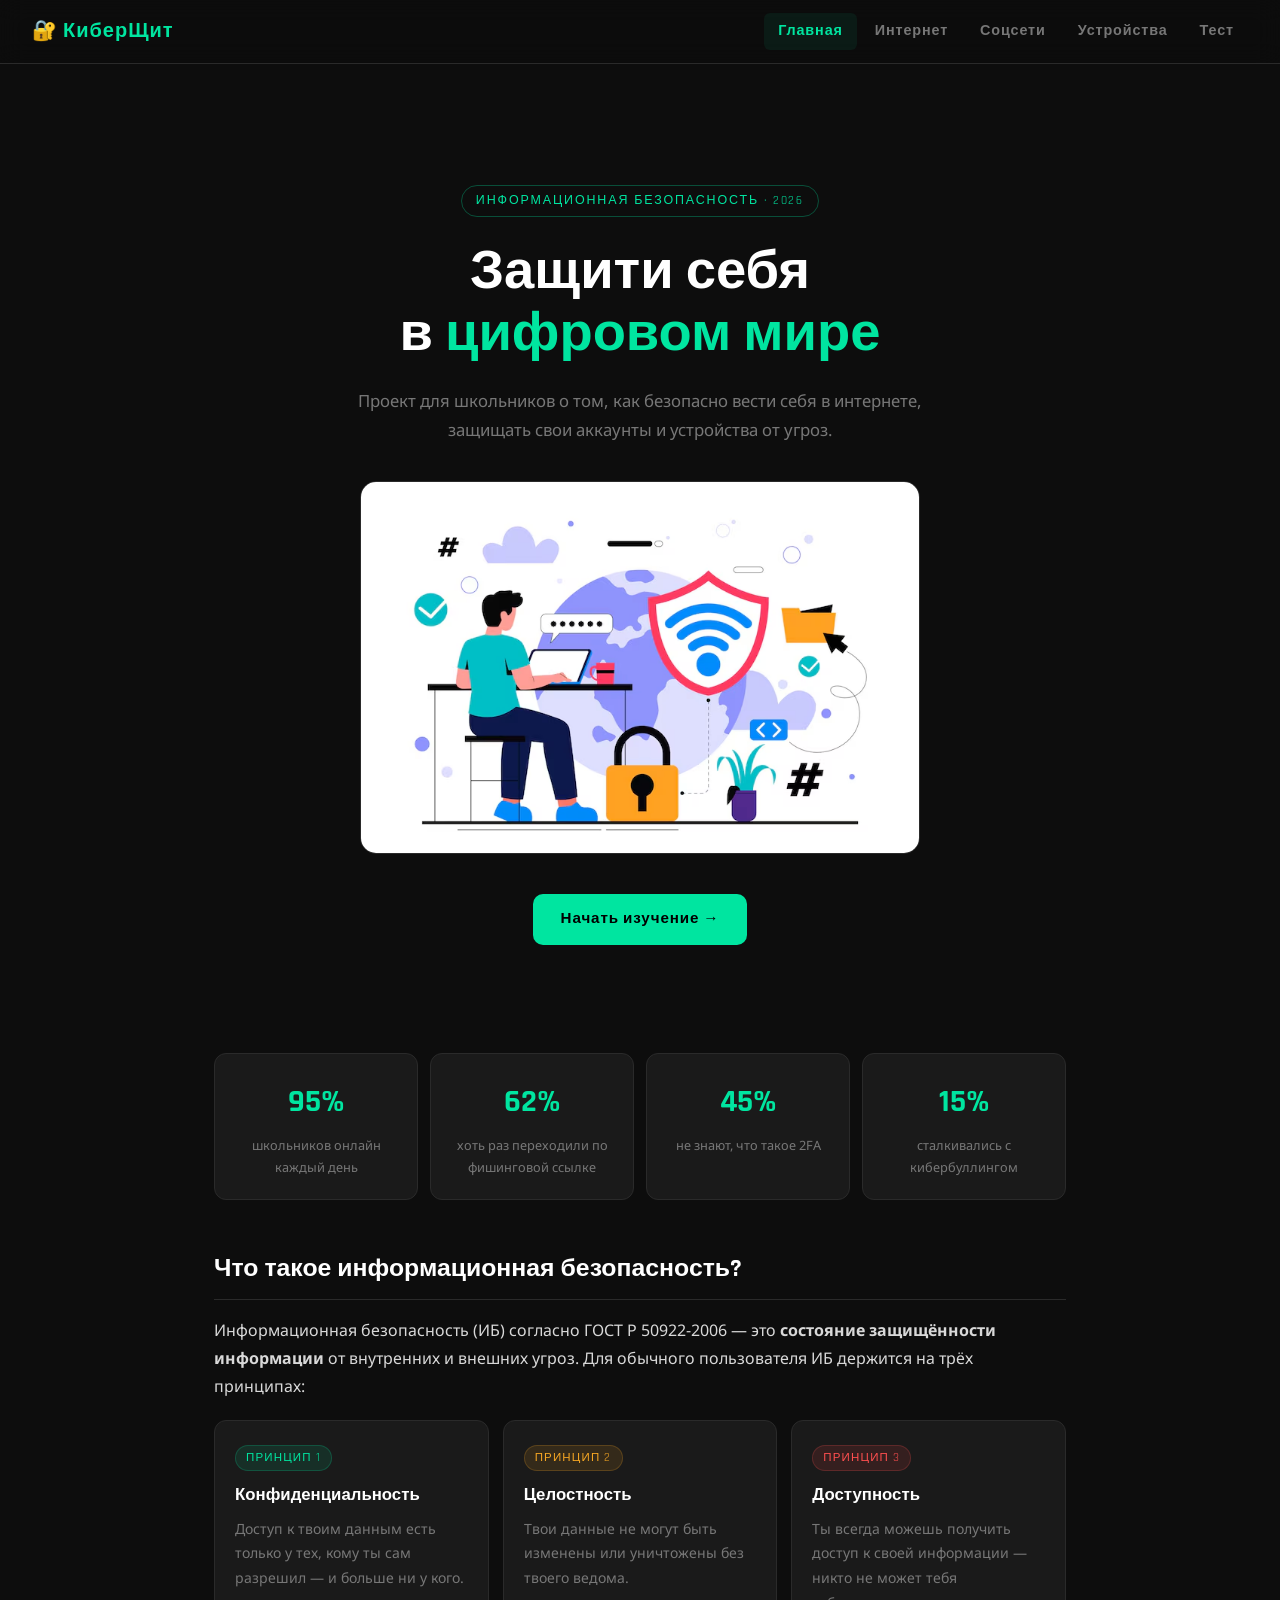
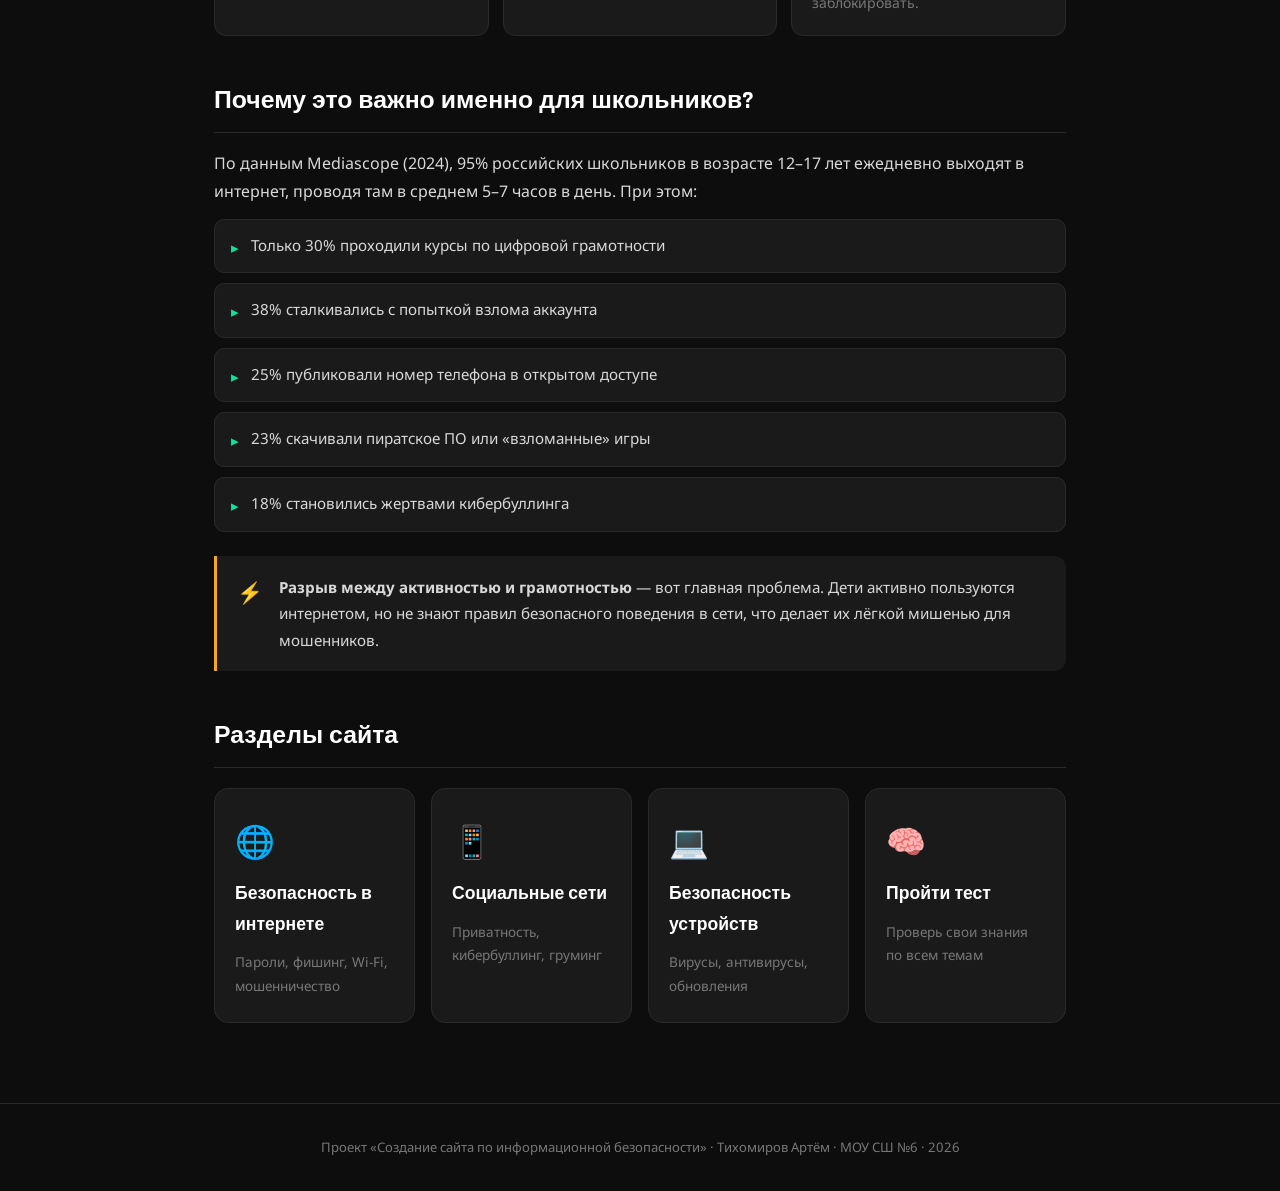
<file: index.html>
<!DOCTYPE html>
<html lang="ru">
<head>
  <meta charset="UTF-8">
  <meta name="viewport" content="width=device-width, initial-scale=1.0">
  <title>ИБ для школьников — Главная</title>
  <link rel="stylesheet" href="style.css">
</head>
<body>

<header>
  <a class="logo" href="index.html">🔐 КиберЩит</a>
  <div class="burger" id="burger"><span></span><span></span><span></span></div>
  <nav id="nav">
    <a href="index.html">Главная</a>
    <a href="internet.html">Интернет</a>
    <a href="social.html">Соцсети</a>
    <a href="devices.html">Устройства</a>
    <a href="quiz.html">Тест</a>
  </nav>
</header>

<main>

  <section class="hero">
    <div class="hero-badge">Информационная безопасность · 2026</div>
    <h1>Защити себя<br>в <span>цифровом мире</span></h1>
    <p>Проект для школьников о том, как безопасно вести себя в интернете, защищать свои аккаунты и устройства от угроз.</p>
    <img src="img/1slide.jpg" alt="Информационная безопасность" class="hero-img">
    <a href="internet.html" class="btn btn-primary">Начать изучение →</a>
  </section>

  <!-- Статистика -->
  <div class="stat-strip">
    <div class="stat-item">
      <div class="stat-num">95%</div>
      <div class="stat-label">школьников онлайн каждый день</div>
    </div>
    <div class="stat-item">
      <div class="stat-num">62%</div>
      <div class="stat-label">хоть раз переходили по фишинговой ссылке</div>
    </div>
    <div class="stat-item">
      <div class="stat-num">45%</div>
      <div class="stat-label">не знают, что такое 2FA</div>
    </div>
    <div class="stat-item">
      <div class="stat-num">15%</div>
      <div class="stat-label">сталкивались с кибербуллингом</div>
    </div>
  </div>

  <h2>Что такое информационная безопасность?</h2>
  <p>Информационная безопасность (ИБ) согласно ГОСТ Р 50922-2006 — это <strong>состояние защищённости информации</strong> от внутренних и внешних угроз. Для обычного пользователя ИБ держится на трёх принципах:</p>

  <div class="threat-grid">
    <div class="threat-card">
      <span class="tag tag-info">Принцип 1</span>
      <h4>Конфиденциальность</h4>
      <p>Доступ к твоим данным есть только у тех, кому ты сам разрешил — и больше ни у кого.</p>
    </div>
    <div class="threat-card">
      <span class="tag tag-warn">Принцип 2</span>
      <h4>Целостность</h4>
      <p>Твои данные не могут быть изменены или уничтожены без твоего ведома.</p>
    </div>
    <div class="threat-card">
      <span class="tag tag-danger">Принцип 3</span>
      <h4>Доступность</h4>
      <p>Ты всегда можешь получить доступ к своей информации — никто не может тебя заблокировать.</p>
    </div>
  </div>

  <h2>Почему это важно именно для школьников?</h2>
  <p>По данным Mediascope (2024), 95% российских школьников в возрасте 12–17 лет ежедневно выходят в интернет, проводя там в среднем 5–7 часов в день. При этом:</p>
  <ul class="content-list">
    <li>Только 30% проходили курсы по цифровой грамотности</li>
    <li>38% сталкивались с попыткой взлома аккаунта</li>
    <li>25% публиковали номер телефона в открытом доступе</li>
    <li>23% скачивали пиратское ПО или «взломанные» игры</li>
    <li>18% становились жертвами кибербуллинга</li>
  </ul>

  <div class="callout warn">
    <span class="callout-icon">⚡</span>
    <p><strong>Разрыв между активностью и грамотностью</strong> — вот главная проблема. Дети активно пользуются интернетом, но не знают правил безопасного поведения в сети, что делает их лёгкой мишенью для мошенников.</p>
  </div>

  <h2>Разделы сайта</h2>
  <div class="nav-cards">
    <a class="nav-card" href="internet.html">
      <span class="nav-card-icon">🌐</span>
      <span class="nav-card-title">Безопасность в интернете</span>
      <span class="nav-card-desc">Пароли, фишинг, Wi-Fi, мошенничество</span>
    </a>
    <a class="nav-card" href="social.html">
      <span class="nav-card-icon">📱</span>
      <span class="nav-card-title">Социальные сети</span>
      <span class="nav-card-desc">Приватность, кибербуллинг, груминг</span>
    </a>
    <a class="nav-card" href="devices.html">
      <span class="nav-card-icon">💻</span>
      <span class="nav-card-title">Безопасность устройств</span>
      <span class="nav-card-desc">Вирусы, антивирусы, обновления</span>
    </a>
    <a class="nav-card" href="quiz.html">
      <span class="nav-card-icon">🧠</span>
      <span class="nav-card-title">Пройти тест</span>
      <span class="nav-card-desc">Проверь свои знания по всем темам</span>
    </a>
  </div>

</main>

<footer>
  Проект «Создание сайта по информационной безопасности» · Тихомиров Артём · МОУ СШ №6 · 2026
</footer>

<script src="script.js"></script>
</body>
</html>
</file>
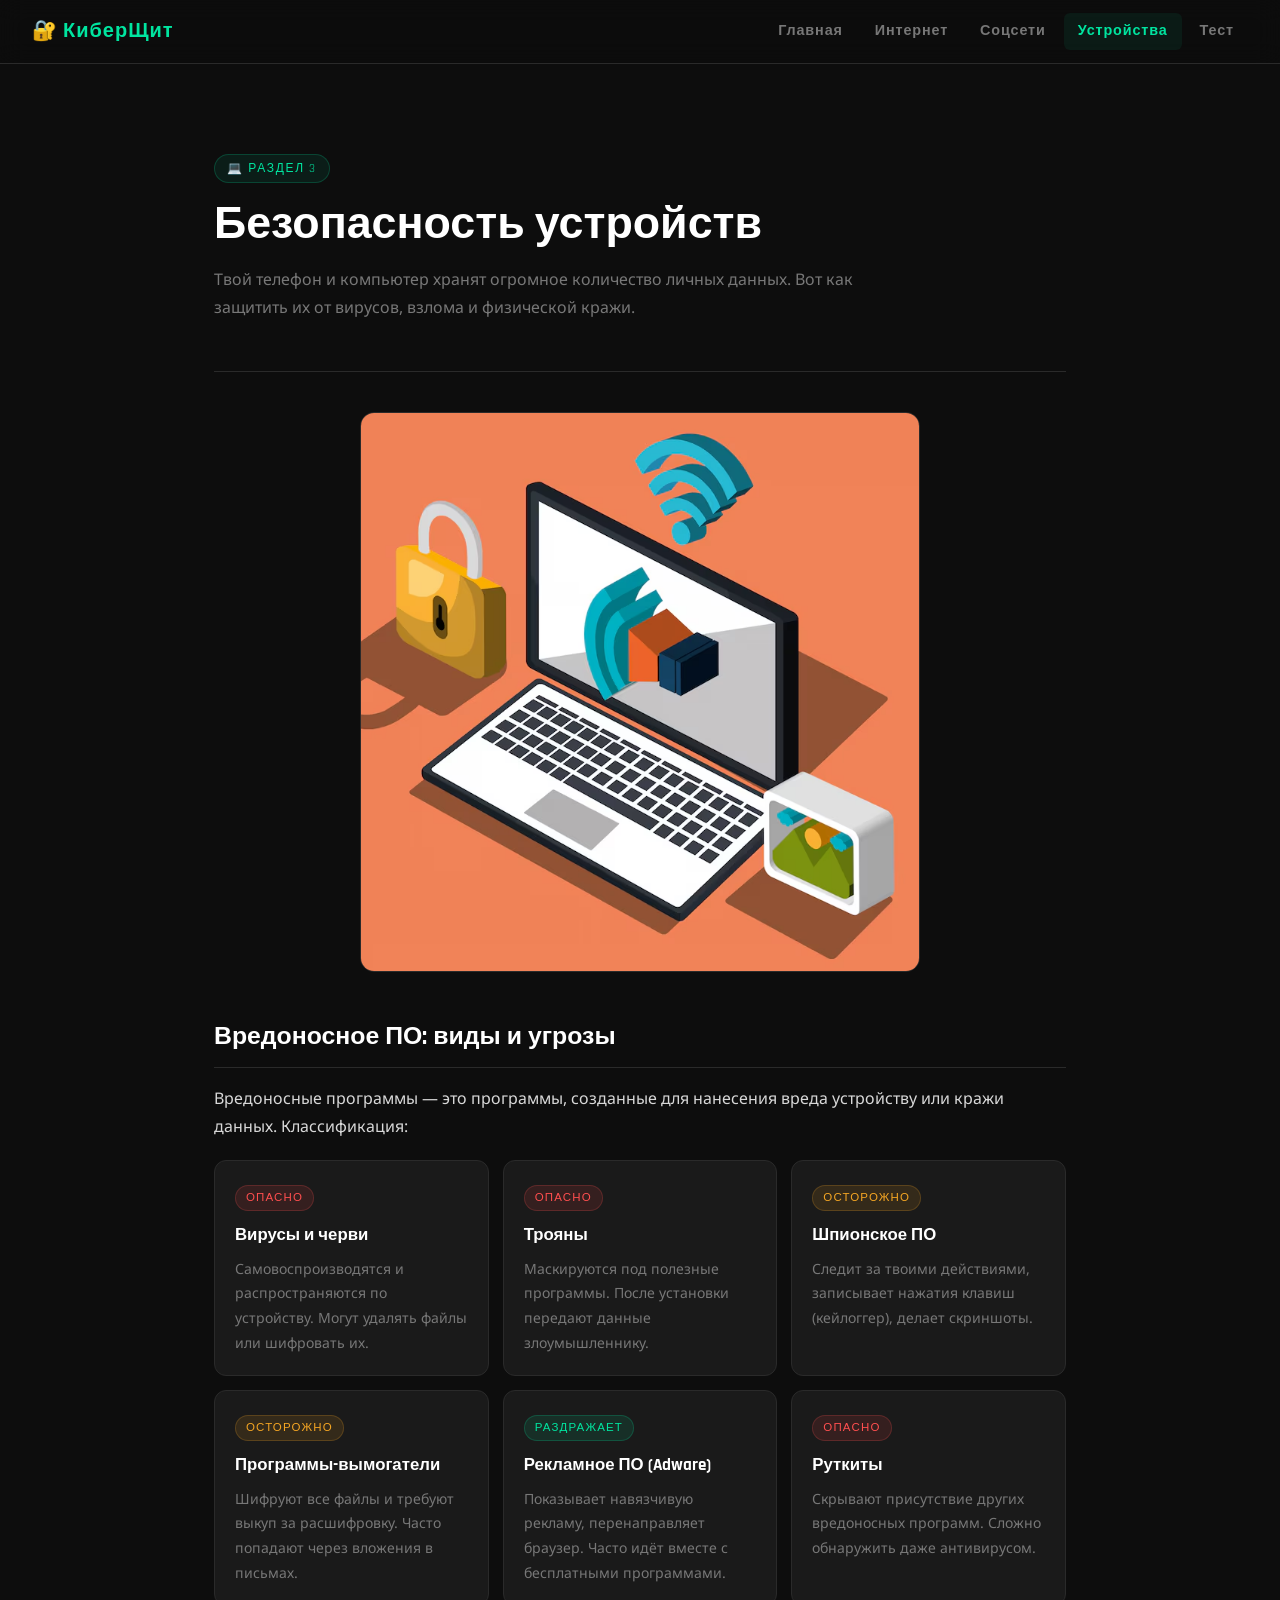
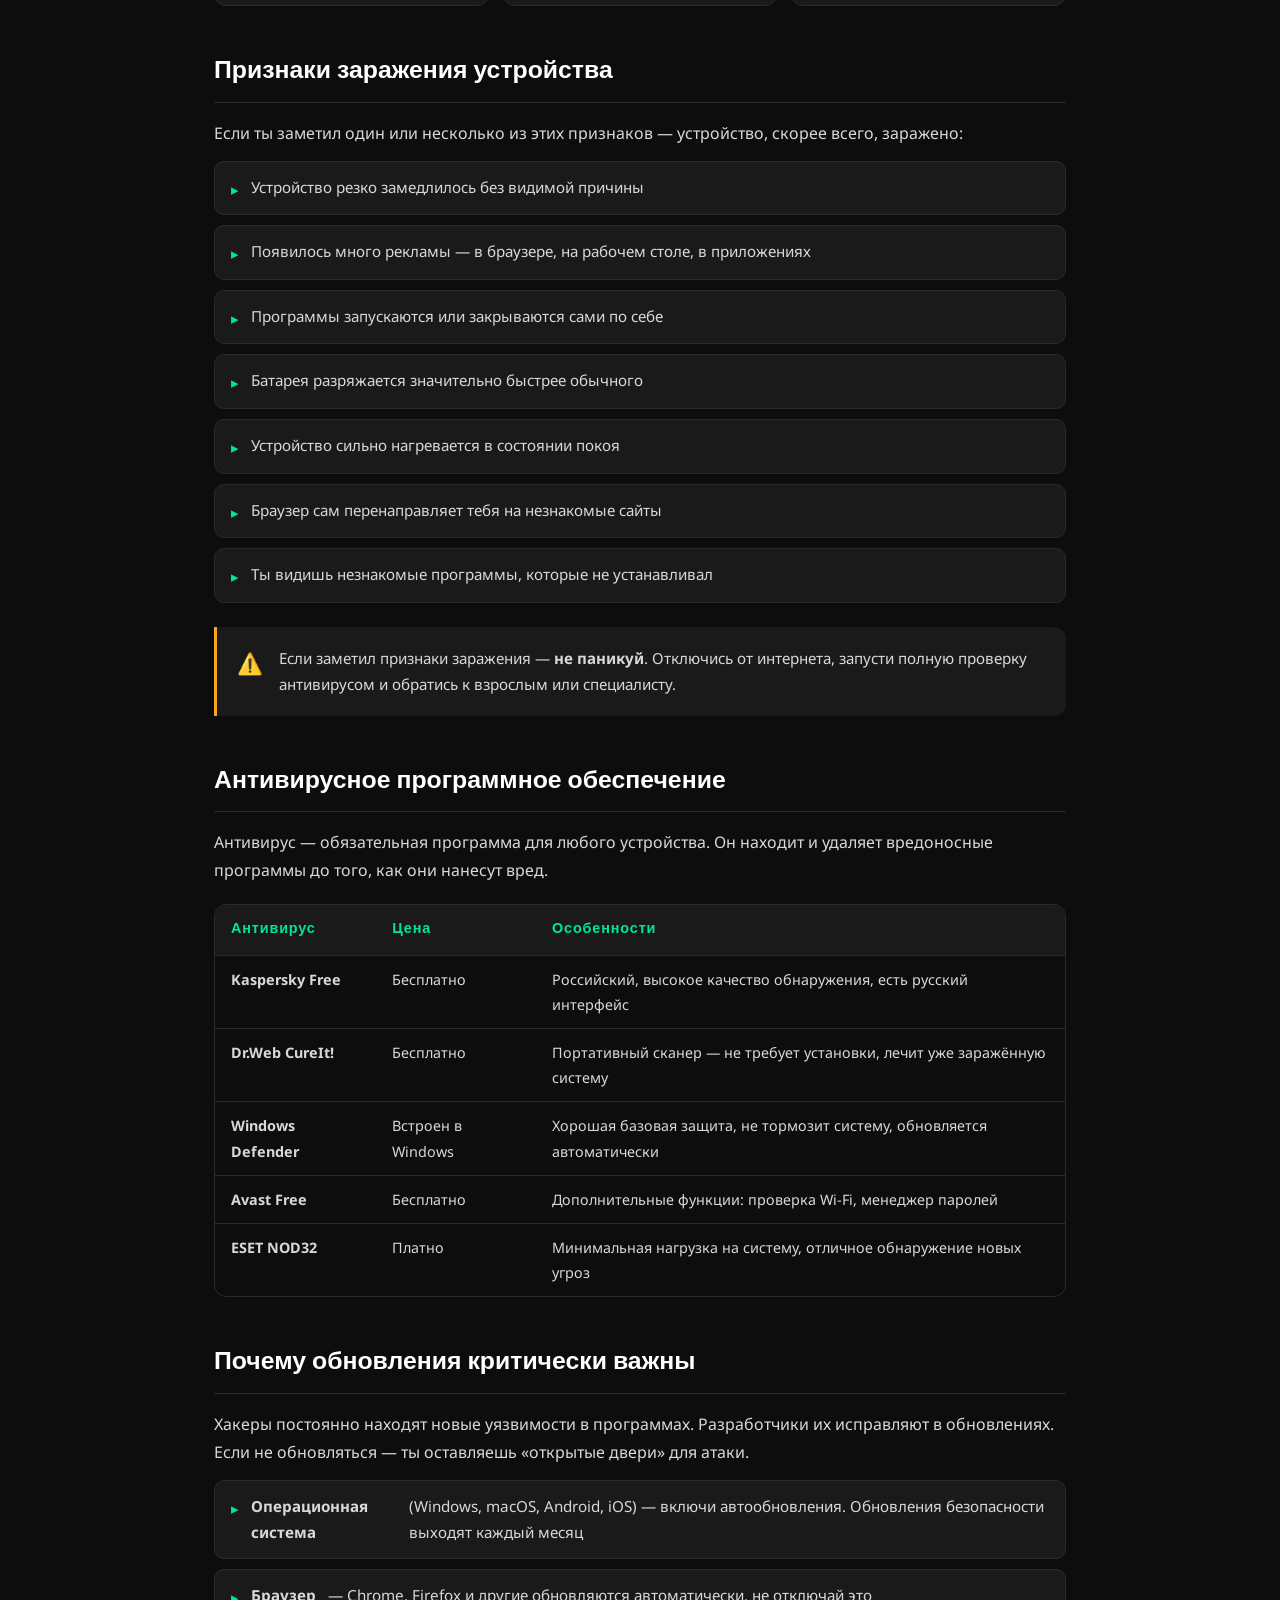
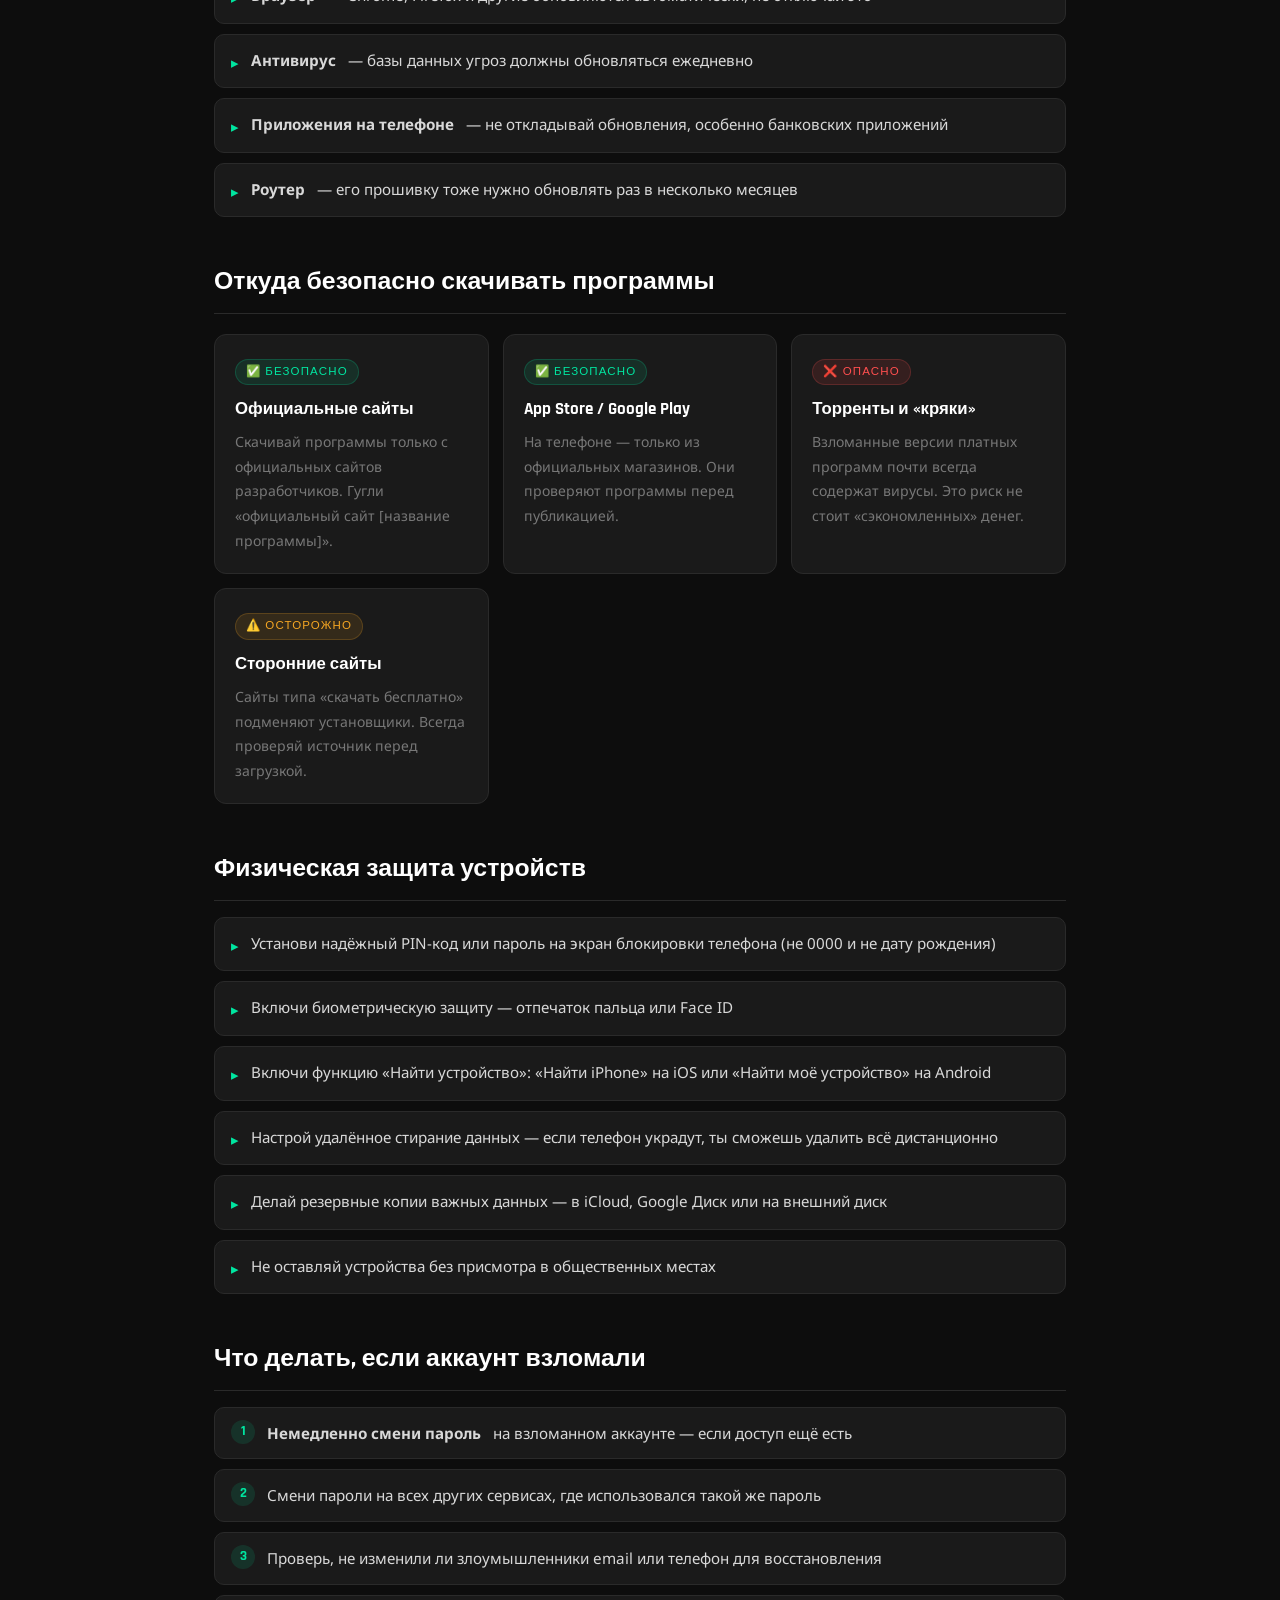
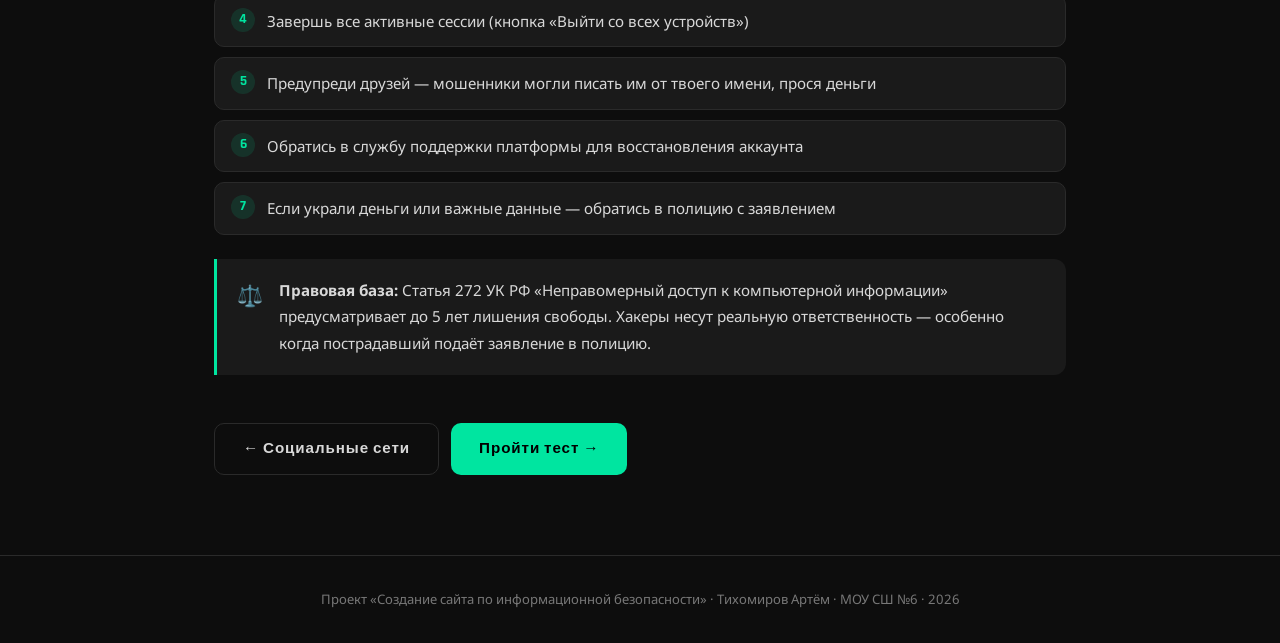
<file: devices.html>
<!DOCTYPE html>
<html lang="ru">
<head>
  <meta charset="UTF-8">
  <meta name="viewport" content="width=device-width, initial-scale=1.0">
  <title>Безопасность устройств — КиберЩит</title>
  <link rel="stylesheet" href="style.css">
</head>
<body>

<header>
  <a class="logo" href="index.html">🔐 КиберЩит</a>
  <div class="burger" id="burger"><span></span><span></span><span></span></div>
  <nav id="nav">
    <a href="index.html">Главная</a>
    <a href="internet.html">Интернет</a>
    <a href="social.html">Соцсети</a>
    <a href="devices.html">Устройства</a>
    <a href="quiz.html">Тест</a>
  </nav>
</header>

<main>

  <div class="page-header">
    <div class="badge">💻 Раздел 3</div>
    <h1>Безопасность устройств</h1>
    <p>Твой телефон и компьютер хранят огромное количество личных данных. Вот как защитить их от вирусов, взлома и физической кражи.</p>
  </div>

  <img src="img/4slide.jpg" alt="Устройства" class="section-img">

  <!-- Вирусы -->
  <h2>Вредоносное ПО: виды и угрозы</h2>
  <p>Вредоносные программы — это программы, созданные для нанесения вреда устройству или кражи данных. Классификация:</p>

  <div class="threat-grid">
    <div class="threat-card">
      <span class="tag tag-danger">Опасно</span>
      <h4>Вирусы и черви</h4>
      <p>Самовоспроизводятся и распространяются по устройству. Могут удалять файлы или шифровать их.</p>
    </div>
    <div class="threat-card">
      <span class="tag tag-danger">Опасно</span>
      <h4>Трояны</h4>
      <p>Маскируются под полезные программы. После установки передают данные злоумышленнику.</p>
    </div>
    <div class="threat-card">
      <span class="tag tag-warn">Осторожно</span>
      <h4>Шпионское ПО</h4>
      <p>Следит за твоими действиями, записывает нажатия клавиш (кейлоггер), делает скриншоты.</p>
    </div>
    <div class="threat-card">
      <span class="tag tag-warn">Осторожно</span>
      <h4>Программы-вымогатели</h4>
      <p>Шифруют все файлы и требуют выкуп за расшифровку. Часто попадают через вложения в письмах.</p>
    </div>
    <div class="threat-card">
      <span class="tag tag-info">Раздражает</span>
      <h4>Рекламное ПО (Adware)</h4>
      <p>Показывает навязчивую рекламу, перенаправляет браузер. Часто идёт вместе с бесплатными программами.</p>
    </div>
    <div class="threat-card">
      <span class="tag tag-danger">Опасно</span>
      <h4>Руткиты</h4>
      <p>Скрывают присутствие других вредоносных программ. Сложно обнаружить даже антивирусом.</p>
    </div>
  </div>

  <!-- Признаки заражения -->
  <h2>Признаки заражения устройства</h2>
  <p>Если ты заметил один или несколько из этих признаков — устройство, скорее всего, заражено:</p>

  <ul class="content-list">
    <li>Устройство резко замедлилось без видимой причины</li>
    <li>Появилось много рекламы — в браузере, на рабочем столе, в приложениях</li>
    <li>Программы запускаются или закрываются сами по себе</li>
    <li>Батарея разряжается значительно быстрее обычного</li>
    <li>Устройство сильно нагревается в состоянии покоя</li>
    <li>Браузер сам перенаправляет тебя на незнакомые сайты</li>
    <li>Ты видишь незнакомые программы, которые не устанавливал</li>
  </ul>

  <div class="callout warn">
    <span class="callout-icon">⚠️</span>
    <p>Если заметил признаки заражения — <strong>не паникуй</strong>. Отключись от интернета, запусти полную проверку антивирусом и обратись к взрослым или специалисту.</p>
  </div>

  <!-- Антивирусы -->
  <h2>Антивирусное программное обеспечение</h2>
  <p>Антивирус — обязательная программа для любого устройства. Он находит и удаляет вредоносные программы до того, как они нанесут вред.</p>

  <div class="table-wrap">
    <table>
      <thead>
        <tr>
          <th>Антивирус</th>
          <th>Цена</th>
          <th>Особенности</th>
        </tr>
      </thead>
      <tbody>
        <tr>
          <td><strong>Kaspersky Free</strong></td>
          <td>Бесплатно</td>
          <td>Российский, высокое качество обнаружения, есть русский интерфейс</td>
        </tr>
        <tr>
          <td><strong>Dr.Web CureIt!</strong></td>
          <td>Бесплатно</td>
          <td>Портативный сканер — не требует установки, лечит уже заражённую систему</td>
        </tr>
        <tr>
          <td><strong>Windows Defender</strong></td>
          <td>Встроен в Windows</td>
          <td>Хорошая базовая защита, не тормозит систему, обновляется автоматически</td>
        </tr>
        <tr>
          <td><strong>Avast Free</strong></td>
          <td>Бесплатно</td>
          <td>Дополнительные функции: проверка Wi-Fi, менеджер паролей</td>
        </tr>
        <tr>
          <td><strong>ESET NOD32</strong></td>
          <td>Платно</td>
          <td>Минимальная нагрузка на систему, отличное обнаружение новых угроз</td>
        </tr>
      </tbody>
    </table>
  </div>

  <!-- Обновления -->
  <h2>Почему обновления критически важны</h2>
  <p>Хакеры постоянно находят новые уязвимости в программах. Разработчики их исправляют в обновлениях. Если не обновляться — ты оставляешь «открытые двери» для атаки.</p>

  <ul class="content-list">
    <li><strong>Операционная система</strong> (Windows, macOS, Android, iOS) — включи автообновления. Обновления безопасности выходят каждый месяц</li>
    <li><strong>Браузер</strong> — Chrome, Firefox и другие обновляются автоматически, не отключай это</li>
    <li><strong>Антивирус</strong> — базы данных угроз должны обновляться ежедневно</li>
    <li><strong>Приложения на телефоне</strong> — не откладывай обновления, особенно банковских приложений</li>
    <li><strong>Роутер</strong> — его прошивку тоже нужно обновлять раз в несколько месяцев</li>
  </ul>

  <!-- Откуда скачивать -->
  <h2>Откуда безопасно скачивать программы</h2>

  <div class="threat-grid">
    <div class="threat-card">
      <span class="tag tag-info">✅ Безопасно</span>
      <h4>Официальные сайты</h4>
      <p>Скачивай программы только с официальных сайтов разработчиков. Гугли «официальный сайт [название программы]».</p>
    </div>
    <div class="threat-card">
      <span class="tag tag-info">✅ Безопасно</span>
      <h4>App Store / Google Play</h4>
      <p>На телефоне — только из официальных магазинов. Они проверяют программы перед публикацией.</p>
    </div>
    <div class="threat-card">
      <span class="tag tag-danger">❌ Опасно</span>
      <h4>Торренты и «кряки»</h4>
      <p>Взломанные версии платных программ почти всегда содержат вирусы. Это риск не стоит «сэкономленных» денег.</p>
    </div>
    <div class="threat-card">
      <span class="tag tag-warn">⚠️ Осторожно</span>
      <h4>Сторонние сайты</h4>
      <p>Сайты типа «скачать бесплатно» подменяют установщики. Всегда проверяй источник перед загрузкой.</p>
    </div>
  </div>

  <!-- Физическая безопасность -->
  <h2>Физическая защита устройств</h2>

  <ul class="content-list">
    <li>Установи надёжный PIN-код или пароль на экран блокировки телефона (не 0000 и не дату рождения)</li>
    <li>Включи биометрическую защиту — отпечаток пальца или Face ID</li>
    <li>Включи функцию «Найти устройство»: «Найти iPhone» на iOS или «Найти моё устройство» на Android</li>
    <li>Настрой удалённое стирание данных — если телефон украдут, ты сможешь удалить всё дистанционно</li>
    <li>Делай резервные копии важных данных — в iCloud, Google Диск или на внешний диск</li>
    <li>Не оставляй устройства без присмотра в общественных местах</li>
  </ul>

  <!-- Что делать при взломе -->
  <h2>Что делать, если аккаунт взломали</h2>

  <ol class="content-list">
    <li><strong>Немедленно смени пароль</strong> на взломанном аккаунте — если доступ ещё есть</li>
    <li>Смени пароли на всех других сервисах, где использовался такой же пароль</li>
    <li>Проверь, не изменили ли злоумышленники email или телефон для восстановления</li>
    <li>Завершь все активные сессии (кнопка «Выйти со всех устройств»)</li>
    <li>Предупреди друзей — мошенники могли писать им от твоего имени, прося деньги</li>
    <li>Обратись в службу поддержки платформы для восстановления аккаунта</li>
    <li>Если украли деньги или важные данные — обратись в полицию с заявлением</li>
  </ol>

  <div class="callout">
    <span class="callout-icon">⚖️</span>
    <p><strong>Правовая база:</strong> Статья 272 УК РФ «Неправомерный доступ к компьютерной информации» предусматривает до 5 лет лишения свободы. Хакеры несут реальную ответственность — особенно когда пострадавший подаёт заявление в полицию.</p>
  </div>

  <!-- Навигация -->
  <div style="display:flex; gap:12px; flex-wrap:wrap; margin-top:48px;">
    <a href="social.html" class="btn btn-outline">← Социальные сети</a>
    <a href="quiz.html" class="btn btn-primary">Пройти тест →</a>
  </div>

</main>

<footer>
  Проект «Создание сайта по информационной безопасности» · Тихомиров Артём · МОУ СШ №6 · 2026
</footer>

<script src="script.js"></script>
</body>
</html>
</file>
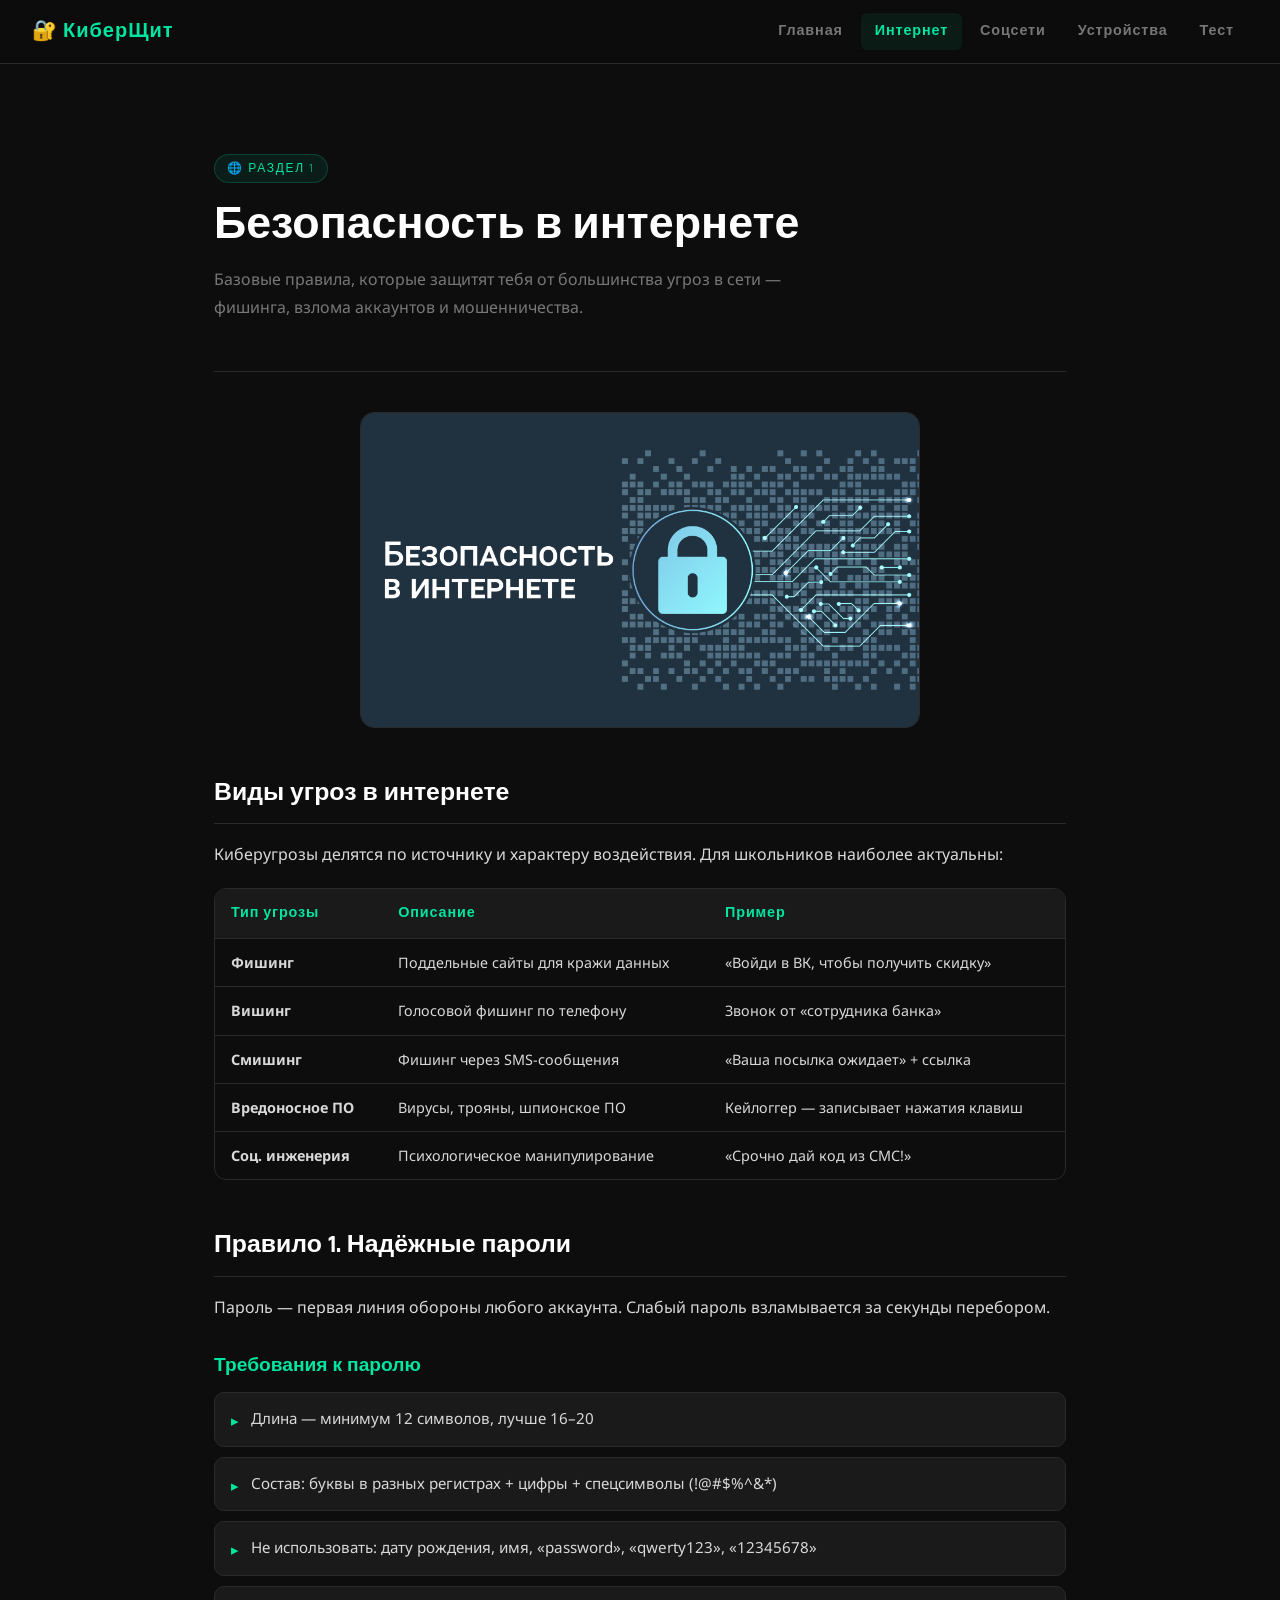
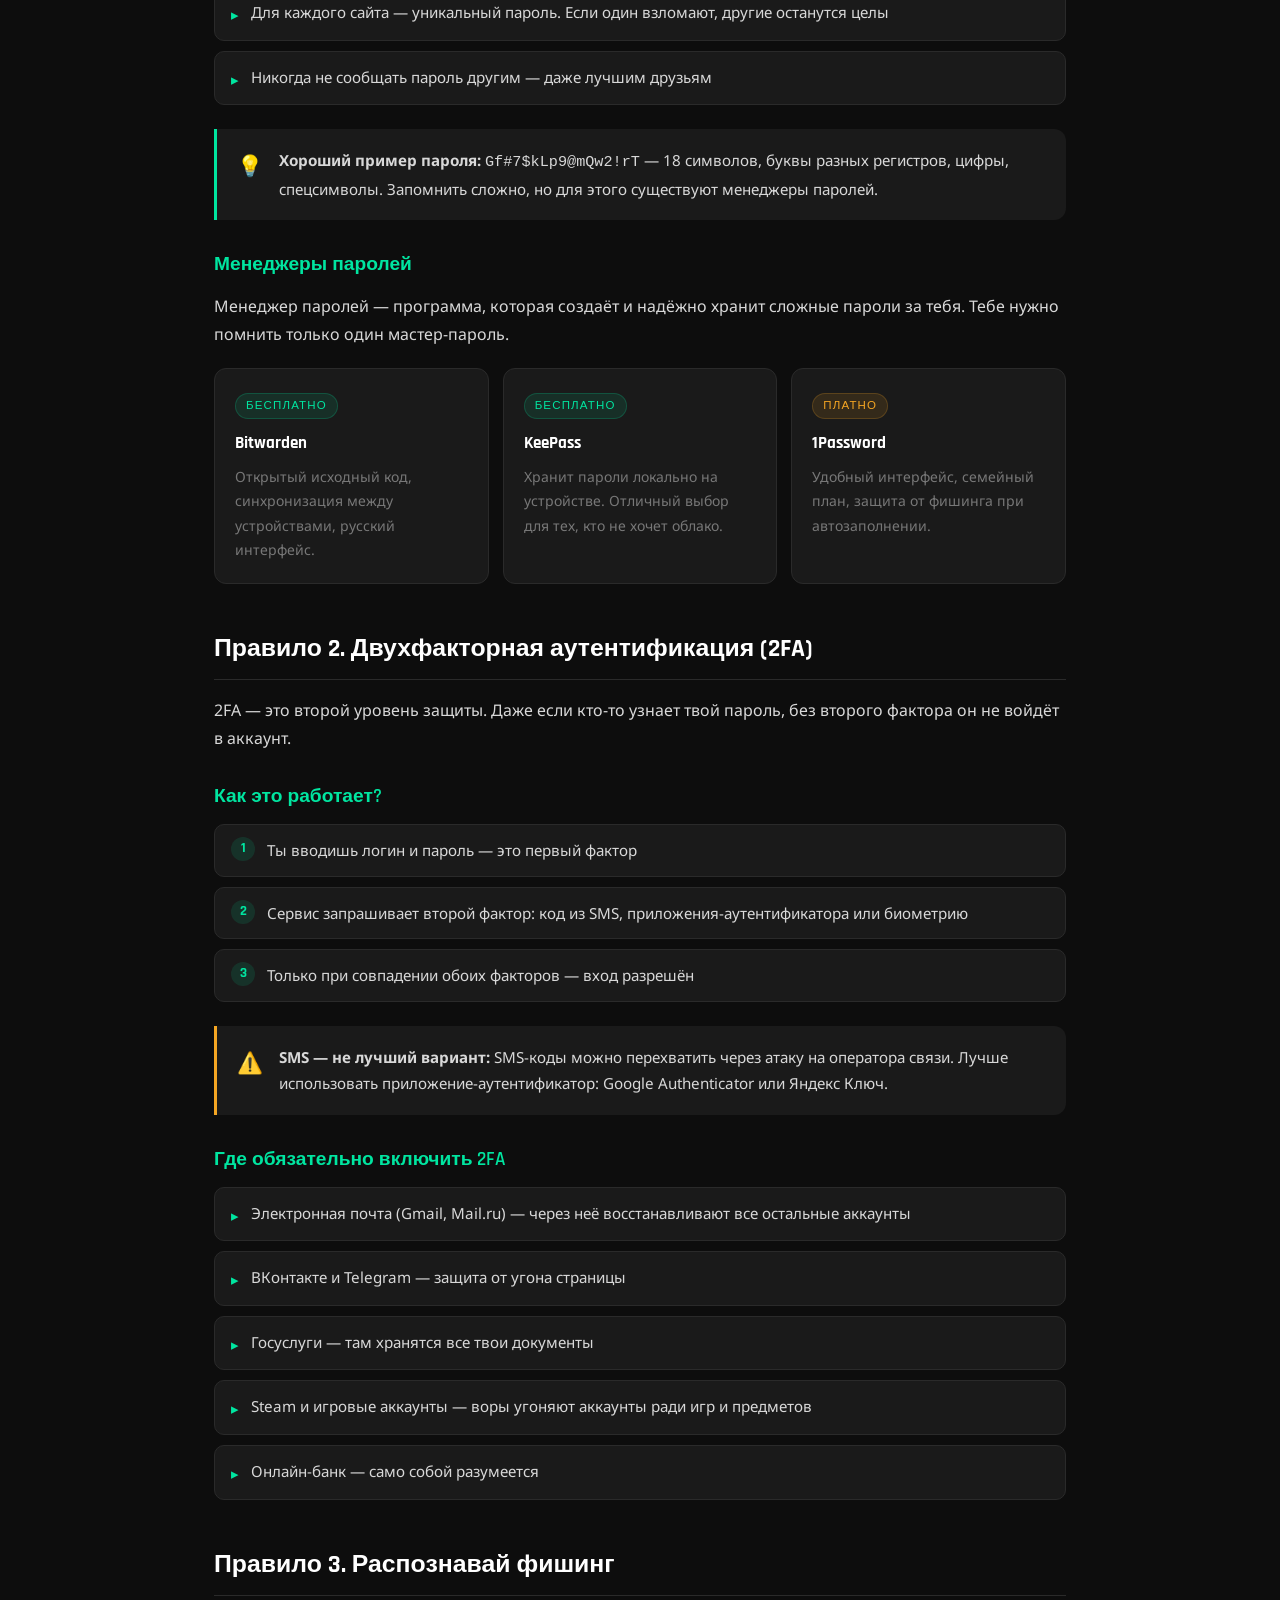
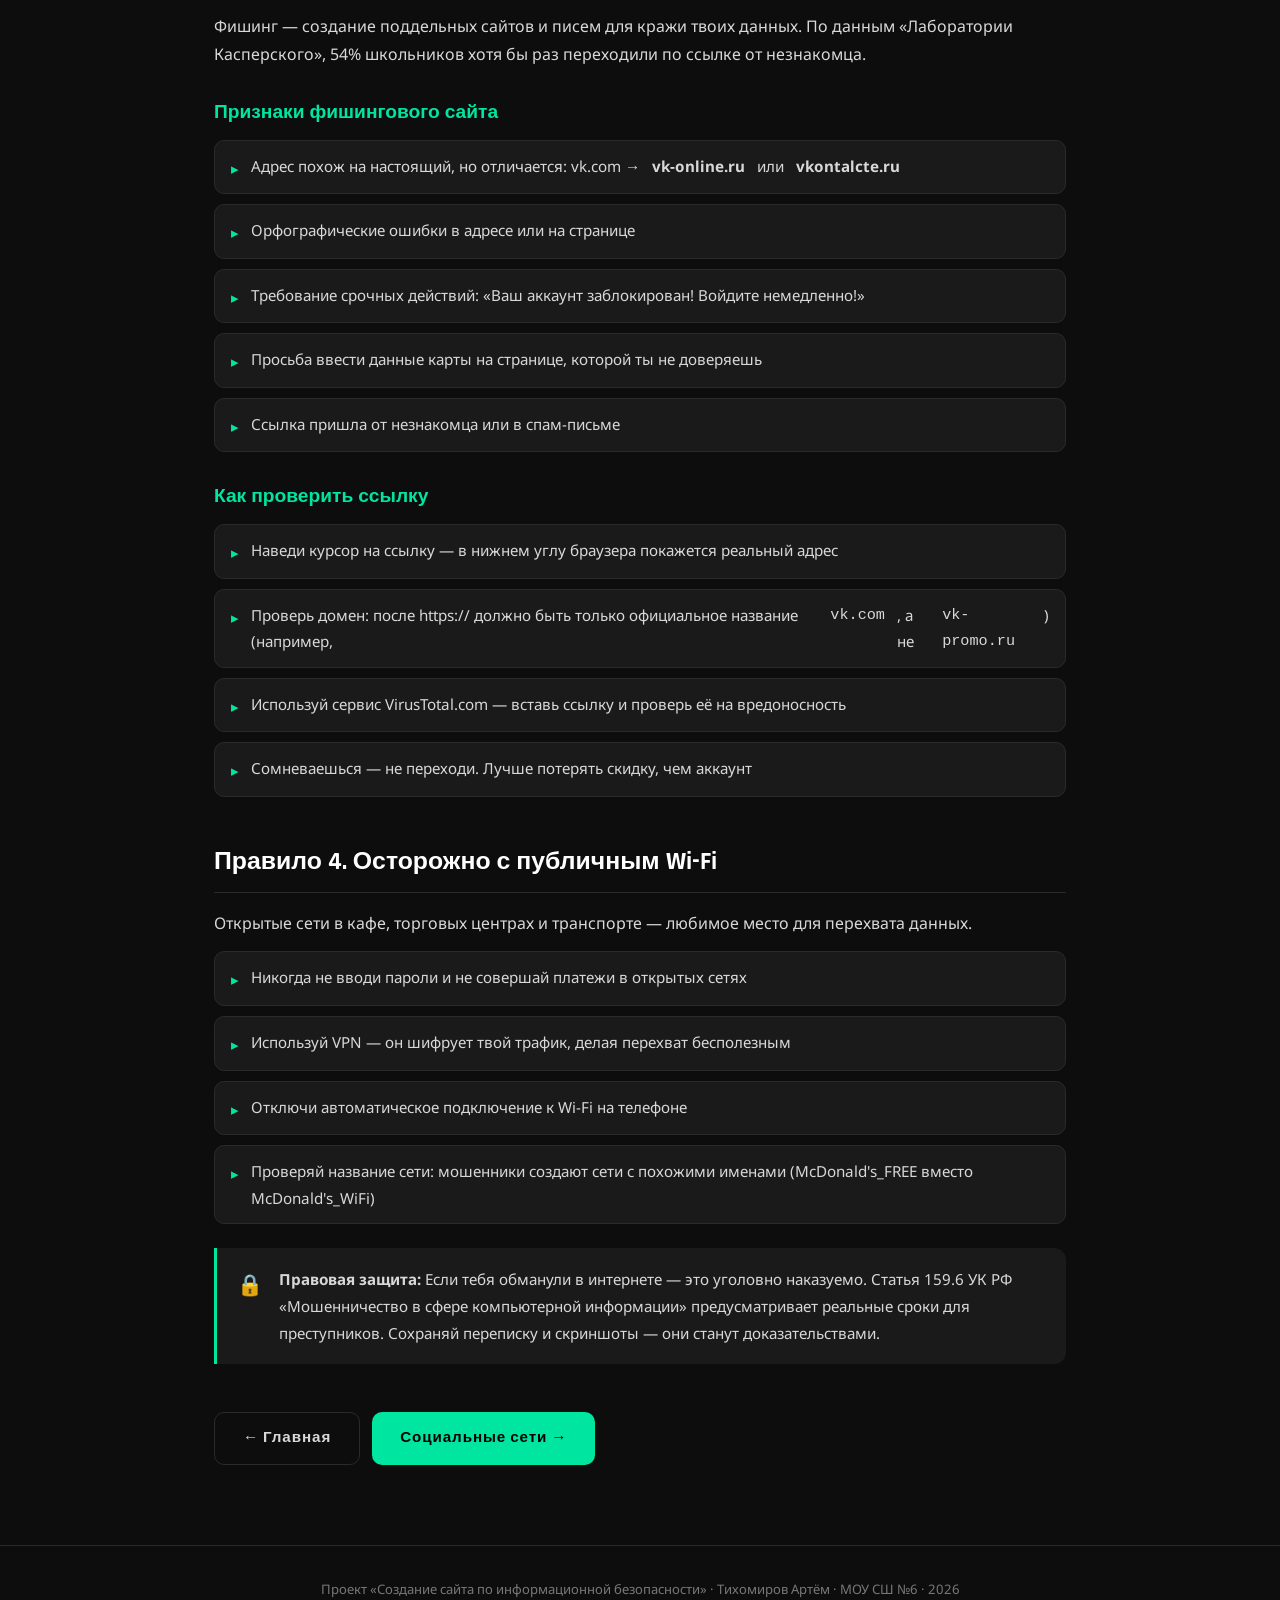
<file: internet.html>
<!DOCTYPE html>
<html lang="ru">
<head>
  <meta charset="UTF-8">
  <meta name="viewport" content="width=device-width, initial-scale=1.0">
  <title>Безопасность в интернете — КиберЩит</title>
  <link rel="stylesheet" href="style.css">
</head>
<body>

<header>
  <a class="logo" href="index.html">🔐 КиберЩит</a>
  <div class="burger" id="burger"><span></span><span></span><span></span></div>
  <nav id="nav">
    <a href="index.html">Главная</a>
    <a href="internet.html">Интернет</a>
    <a href="social.html">Соцсети</a>
    <a href="devices.html">Устройства</a>
    <a href="quiz.html">Тест</a>
  </nav>
</header>

<main>

  <div class="page-header">
    <div class="badge">🌐 Раздел 1</div>
    <h1>Безопасность в интернете</h1>
    <p>Базовые правила, которые защитят тебя от большинства угроз в сети — фишинга, взлома аккаунтов и мошенничества.</p>
  </div>

  <img src="img/2slide.jpg" alt="Интернет" class="section-img">

  <!-- Виды угроз -->
  <h2>Виды угроз в интернете</h2>
  <p>Киберугрозы делятся по источнику и характеру воздействия. Для школьников наиболее актуальны:</p>

  <div class="table-wrap">
    <table>
      <thead>
        <tr>
          <th>Тип угрозы</th>
          <th>Описание</th>
          <th>Пример</th>
        </tr>
      </thead>
      <tbody>
        <tr>
          <td><strong>Фишинг</strong></td>
          <td>Поддельные сайты для кражи данных</td>
          <td>«Войди в ВК, чтобы получить скидку»</td>
        </tr>
        <tr>
          <td><strong>Вишинг</strong></td>
          <td>Голосовой фишинг по телефону</td>
          <td>Звонок от «сотрудника банка»</td>
        </tr>
        <tr>
          <td><strong>Смишинг</strong></td>
          <td>Фишинг через SMS-сообщения</td>
          <td>«Ваша посылка ожидает» + ссылка</td>
        </tr>
        <tr>
          <td><strong>Вредоносное ПО</strong></td>
          <td>Вирусы, трояны, шпионское ПО</td>
          <td>Кейлоггер — записывает нажатия клавиш</td>
        </tr>
        <tr>
          <td><strong>Соц. инженерия</strong></td>
          <td>Психологическое манипулирование</td>
          <td>«Срочно дай код из СМС!»</td>
        </tr>
      </tbody>
    </table>
  </div>

  <!-- Пароли -->
  <h2>Правило 1. Надёжные пароли</h2>
  <p>Пароль — первая линия обороны любого аккаунта. Слабый пароль взламывается за секунды перебором.</p>

  <h3>Требования к паролю</h3>
  <ul class="content-list">
    <li>Длина — минимум 12 символов, лучше 16–20</li>
    <li>Состав: буквы в разных регистрах + цифры + спецсимволы (!@#$%^&amp;*)</li>
    <li>Не использовать: дату рождения, имя, «password», «qwerty123», «12345678»</li>
    <li>Для каждого сайта — уникальный пароль. Если один взломают, другие останутся целы</li>
    <li>Никогда не сообщать пароль другим — даже лучшим друзьям</li>
  </ul>

  <div class="callout">
    <span class="callout-icon">💡</span>
    <p><strong>Хороший пример пароля:</strong> <code>Gf#7$kLp9@mQw2!rT</code> — 18 символов, буквы разных регистров, цифры, спецсимволы. Запомнить сложно, но для этого существуют менеджеры паролей.</p>
  </div>

  <h3>Менеджеры паролей</h3>
  <p>Менеджер паролей — программа, которая создаёт и надёжно хранит сложные пароли за тебя. Тебе нужно помнить только один мастер-пароль.</p>

  <div class="threat-grid">
    <div class="threat-card">
      <span class="tag tag-info">Бесплатно</span>
      <h4>Bitwarden</h4>
      <p>Открытый исходный код, синхронизация между устройствами, русский интерфейс.</p>
    </div>
    <div class="threat-card">
      <span class="tag tag-info">Бесплатно</span>
      <h4>KeePass</h4>
      <p>Хранит пароли локально на устройстве. Отличный выбор для тех, кто не хочет облако.</p>
    </div>
    <div class="threat-card">
      <span class="tag tag-warn">Платно</span>
      <h4>1Password</h4>
      <p>Удобный интерфейс, семейный план, защита от фишинга при автозаполнении.</p>
    </div>
  </div>

  <!-- 2FA -->
  <h2>Правило 2. Двухфакторная аутентификация (2FA)</h2>
  <p>2FA — это второй уровень защиты. Даже если кто-то узнает твой пароль, без второго фактора он не войдёт в аккаунт.</p>

  <h3>Как это работает?</h3>
  <ol class="content-list">
    <li>Ты вводишь логин и пароль — это первый фактор</li>
    <li>Сервис запрашивает второй фактор: код из SMS, приложения-аутентификатора или биометрию</li>
    <li>Только при совпадении обоих факторов — вход разрешён</li>
  </ol>

  <div class="callout warn">
    <span class="callout-icon">⚠️</span>
    <p><strong>SMS — не лучший вариант:</strong> SMS-коды можно перехватить через атаку на оператора связи. Лучше использовать приложение-аутентификатор: Google Authenticator или Яндекс Ключ.</p>
  </div>

  <h3>Где обязательно включить 2FA</h3>
  <ul class="content-list">
    <li>Электронная почта (Gmail, Mail.ru) — через неё восстанавливают все остальные аккаунты</li>
    <li>ВКонтакте и Telegram — защита от угона страницы</li>
    <li>Госуслуги — там хранятся все твои документы</li>
    <li>Steam и игровые аккаунты — воры угоняют аккаунты ради игр и предметов</li>
    <li>Онлайн-банк — само собой разумеется</li>
  </ul>

  <!-- Фишинг -->
  <h2>Правило 3. Распознавай фишинг</h2>
  <p>Фишинг — создание поддельных сайтов и писем для кражи твоих данных. По данным «Лаборатории Касперского», 54% школьников хотя бы раз переходили по ссылке от незнакомца.</p>

  <h3>Признаки фишингового сайта</h3>
  <ul class="content-list">
    <li>Адрес похож на настоящий, но отличается: vk.com → <strong>vk-online.ru</strong> или <strong>vkontalcte.ru</strong></li>
    <li>Орфографические ошибки в адресе или на странице</li>
    <li>Требование срочных действий: «Ваш аккаунт заблокирован! Войдите немедленно!»</li>
    <li>Просьба ввести данные карты на странице, которой ты не доверяешь</li>
    <li>Ссылка пришла от незнакомца или в спам-письме</li>
  </ul>

  <h3>Как проверить ссылку</h3>
  <ul class="content-list">
    <li>Наведи курсор на ссылку — в нижнем углу браузера покажется реальный адрес</li>
    <li>Проверь домен: после https:// должно быть только официальное название (например, <code>vk.com</code>, а не <code>vk-promo.ru</code>)</li>
    <li>Используй сервис VirusTotal.com — вставь ссылку и проверь её на вредоносность</li>
    <li>Сомневаешься — не переходи. Лучше потерять скидку, чем аккаунт</li>
  </ul>

  <!-- Wi-Fi -->
  <h2>Правило 4. Осторожно с публичным Wi-Fi</h2>
  <p>Открытые сети в кафе, торговых центрах и транспорте — любимое место для перехвата данных.</p>

  <ul class="content-list">
    <li>Никогда не вводи пароли и не совершай платежи в открытых сетях</li>
    <li>Используй VPN — он шифрует твой трафик, делая перехват бесполезным</li>
    <li>Отключи автоматическое подключение к Wi-Fi на телефоне</li>
    <li>Проверяй название сети: мошенники создают сети с похожими именами (McDonald's_FREE вместо McDonald's_WiFi)</li>
  </ul>

  <div class="callout">
    <span class="callout-icon">🔒</span>
    <p><strong>Правовая защита:</strong> Если тебя обманули в интернете — это уголовно наказуемо. Статья 159.6 УК РФ «Мошенничество в сфере компьютерной информации» предусматривает реальные сроки для преступников. Сохраняй переписку и скриншоты — они станут доказательствами.</p>
  </div>

  <!-- Навигация -->
  <div style="display:flex; gap:12px; flex-wrap:wrap; margin-top:48px;">
    <a href="index.html" class="btn btn-outline">← Главная</a>
    <a href="social.html" class="btn btn-primary">Социальные сети →</a>
  </div>

</main>

<footer>
  Проект «Создание сайта по информационной безопасности» · Тихомиров Артём · МОУ СШ №6 · 2026
</footer>

<script src="script.js"></script>
</body>
</html>
</file>
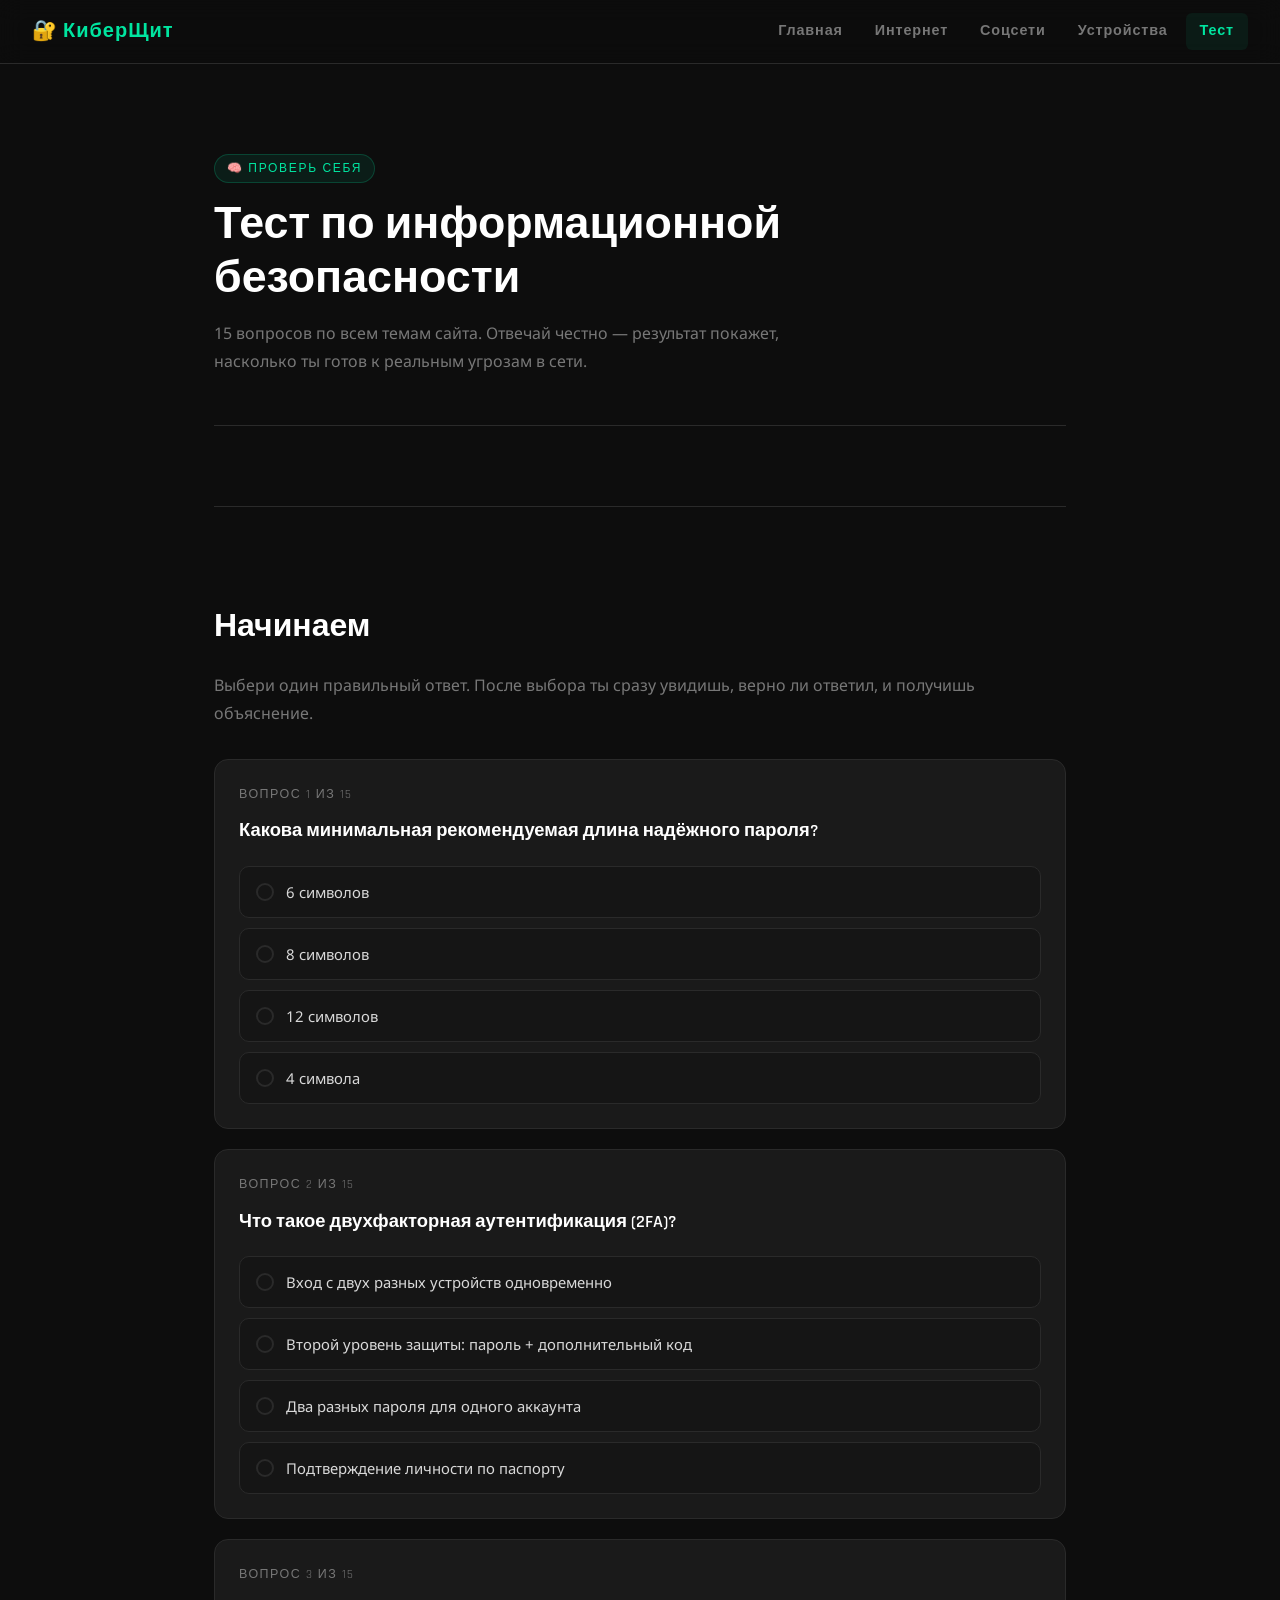
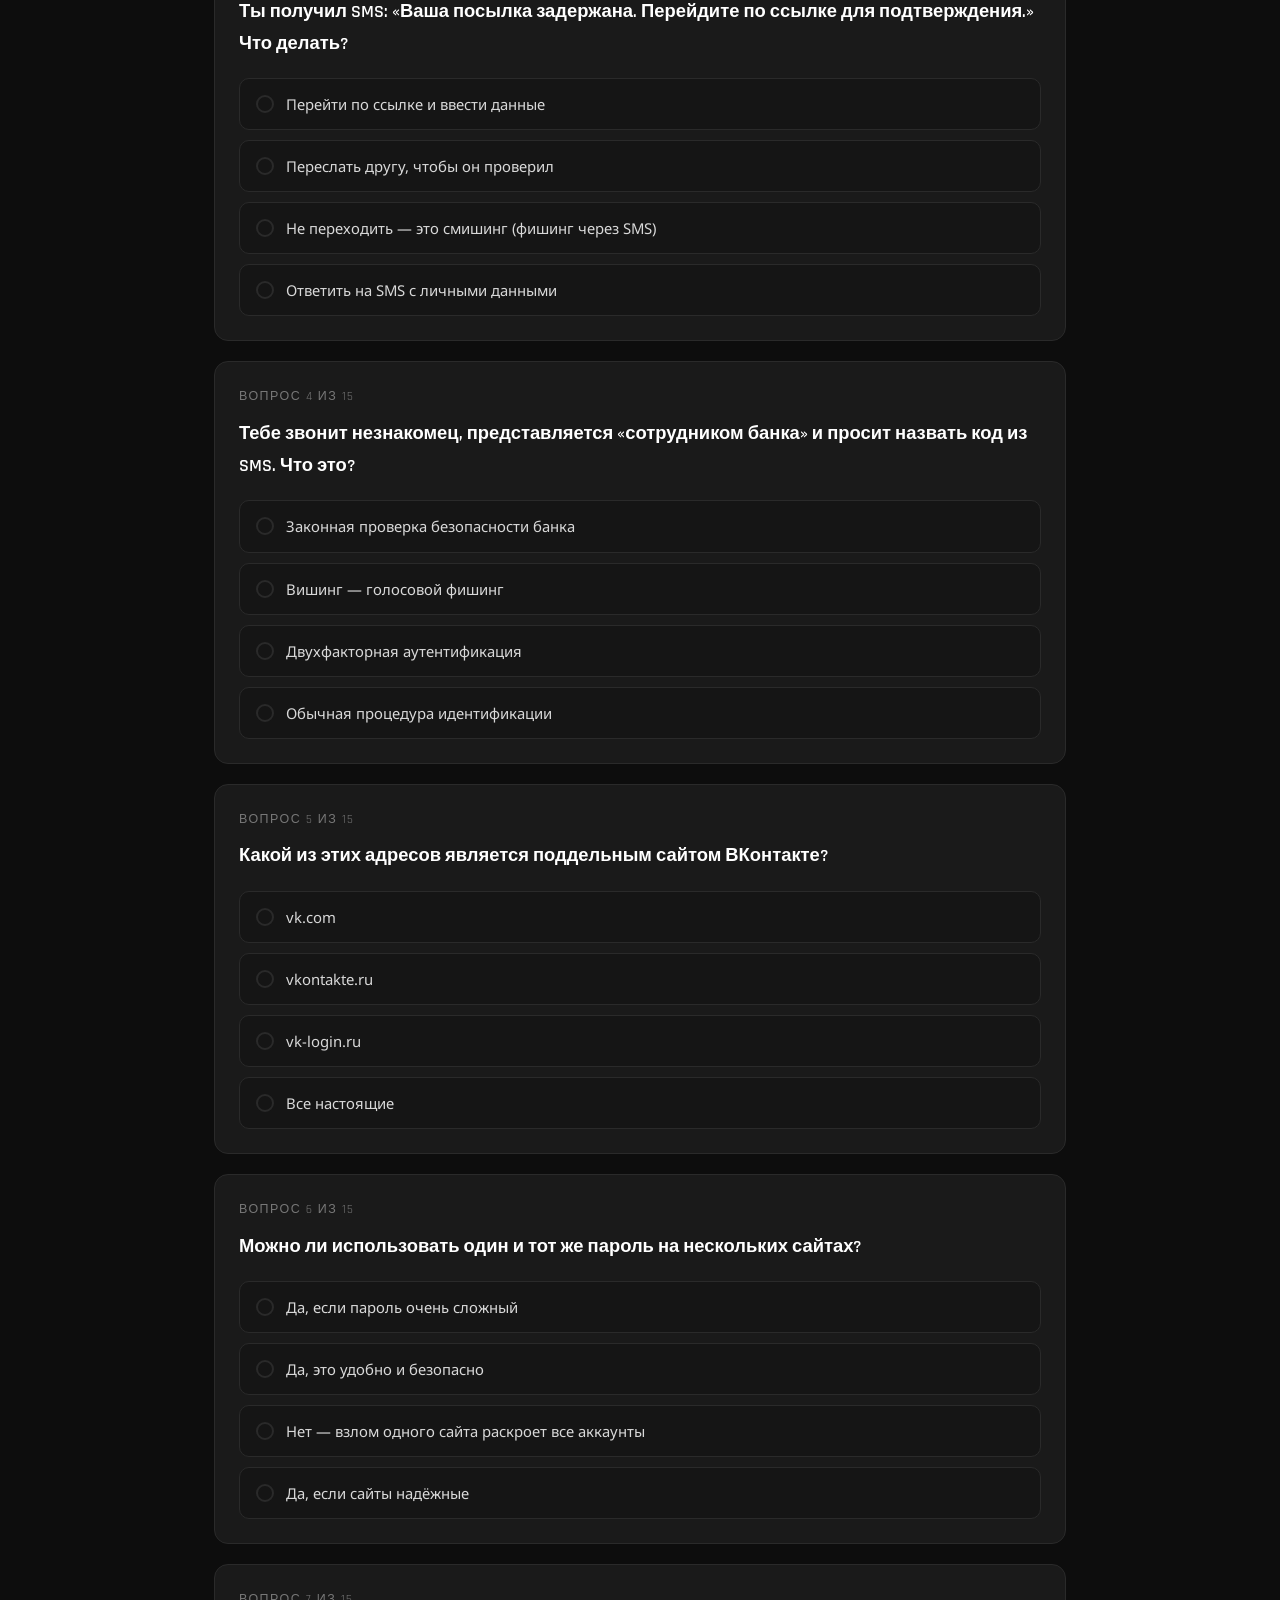
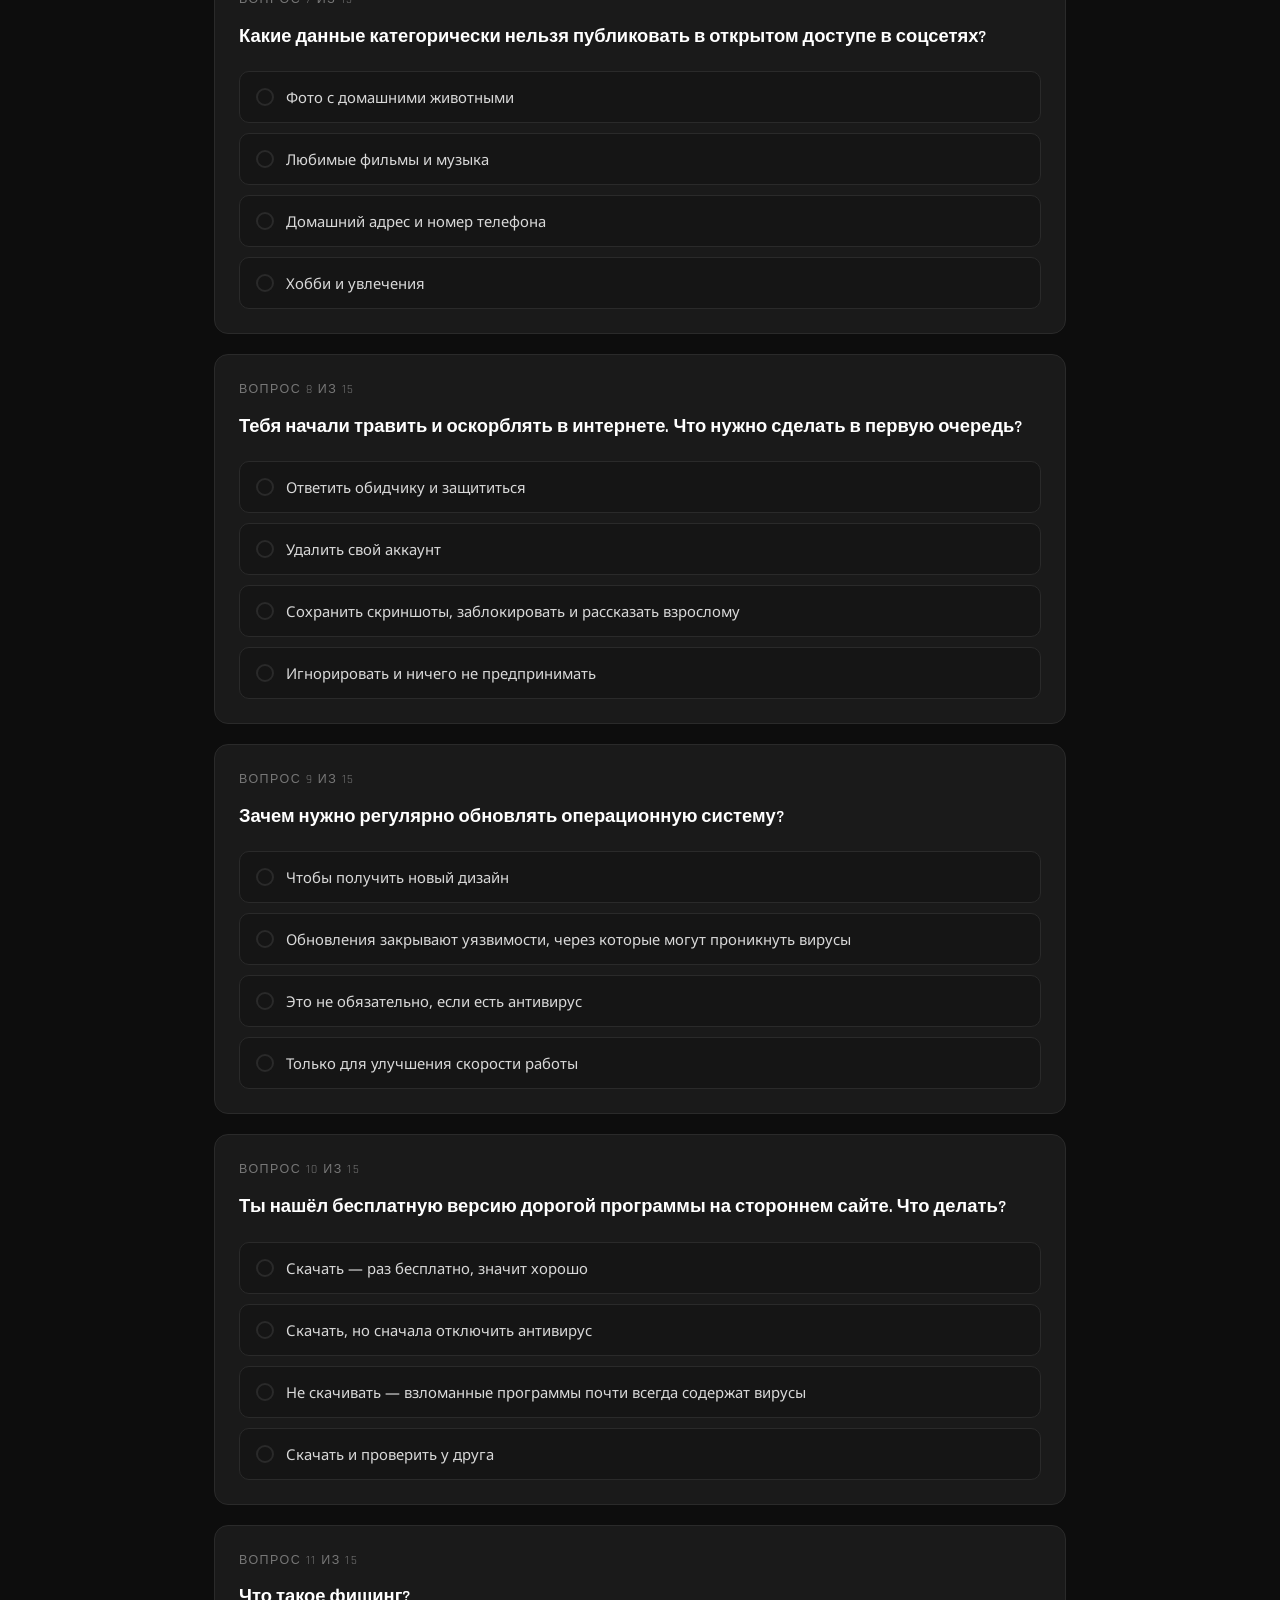
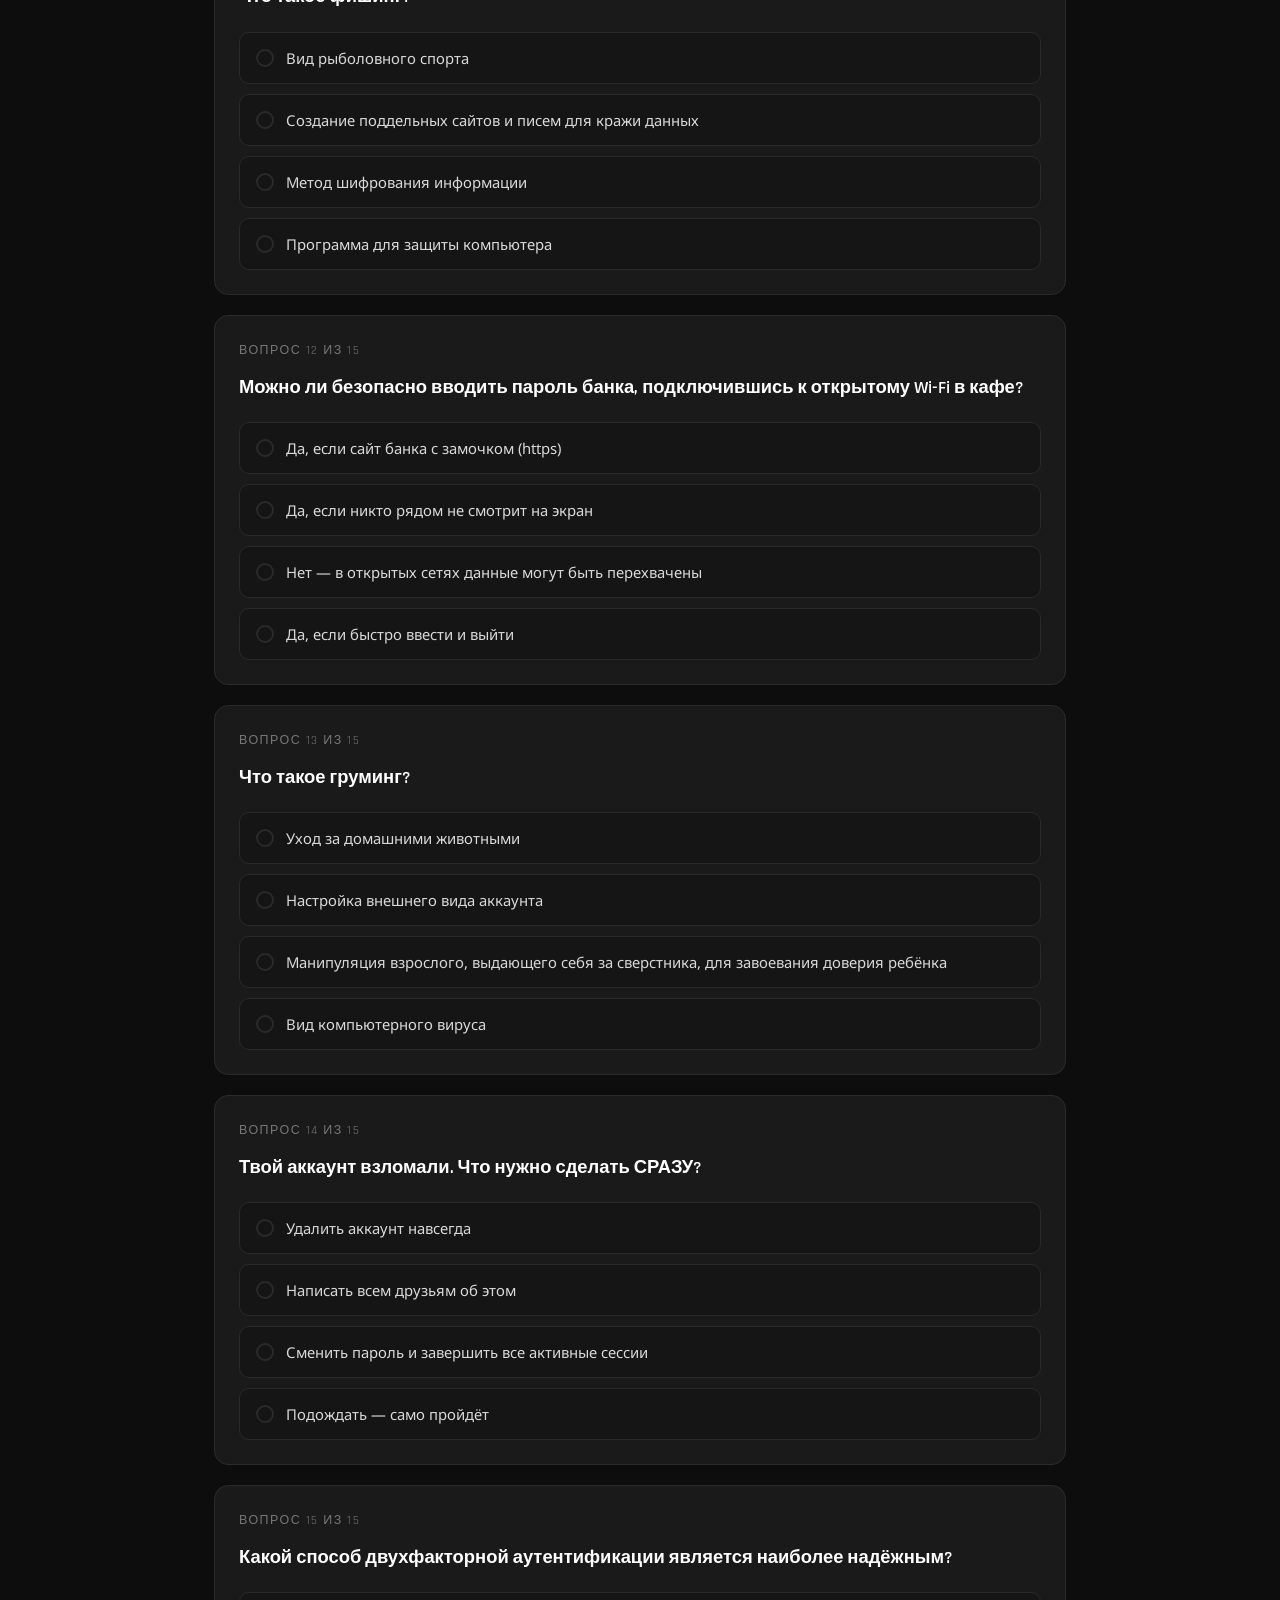
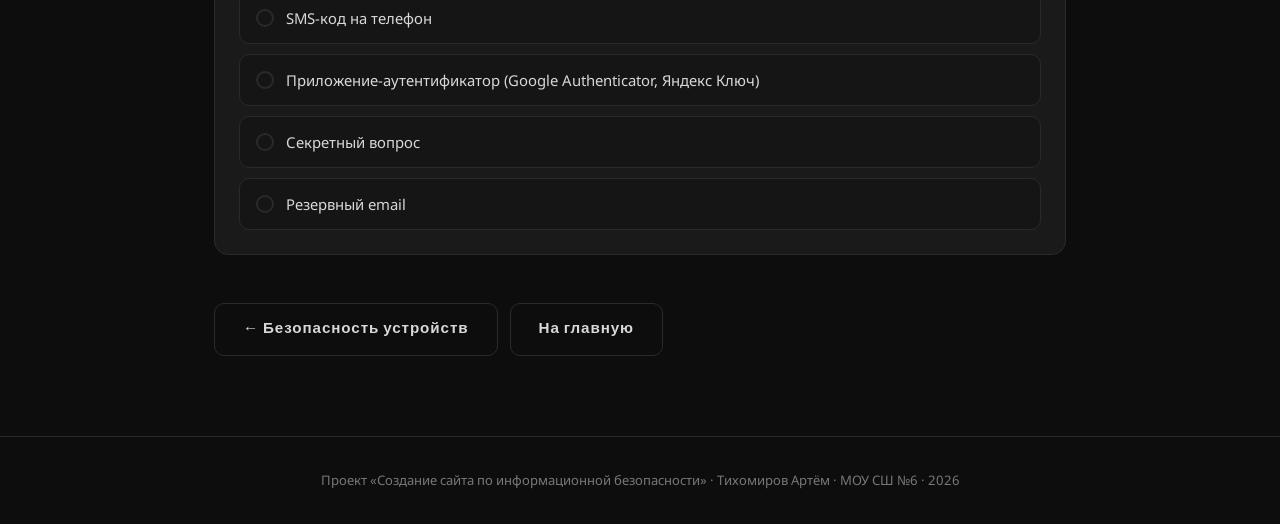
<file: quiz.html>
<!DOCTYPE html>
<html lang="ru">
<head>
  <meta charset="UTF-8">
  <meta name="viewport" content="width=device-width, initial-scale=1.0">
  <title>Тест по информационной безопасности — КиберЩит</title>
  <link rel="stylesheet" href="style.css">
</head>
<body>

<header>
  <a class="logo" href="index.html">🔐 КиберЩит</a>
  <div class="burger" id="burger"><span></span><span></span><span></span></div>
  <nav id="nav">
    <a href="index.html">Главная</a>
    <a href="internet.html">Интернет</a>
    <a href="social.html">Соцсети</a>
    <a href="devices.html">Устройства</a>
    <a href="quiz.html">Тест</a>
  </nav>
</header>

<main>

  <div class="page-header">
    <div class="badge">🧠 Проверь себя</div>
    <h1>Тест по информационной безопасности</h1>
    <p>15 вопросов по всем темам сайта. Отвечай честно — результат покажет, насколько ты готов к реальным угрозам в сети.</p>
  </div>

  <div class="quiz-wrap">
    <h2>Начинаем</h2>
    <p>Выбери один правильный ответ. После выбора ты сразу увидишь, верно ли ответил, и получишь объяснение.</p>

    <!-- Вопросы рендерятся через JS -->
    <div id="quiz"></div>
    <div class="quiz-result" id="quiz-result"></div>
  </div>

  <div style="display:flex; gap:12px; flex-wrap:wrap; margin-top:48px;">
    <a href="devices.html" class="btn btn-outline">← Безопасность устройств</a>
    <a href="index.html" class="btn btn-outline">На главную</a>
  </div>

</main>

<footer>
  Проект «Создание сайта по информационной безопасности» · Тихомиров Артём · МОУ СШ №6 · 2026
</footer>

<script src="script.js"></script>
<script>
initQuiz([
  {
    q: 'Какова минимальная рекомендуемая длина надёжного пароля?',
    options: ['6 символов', '8 символов', '12 символов', '4 символа'],
    correct: 2,
    explain: 'Минимум 12 символов — стандарт надёжного пароля. Лучше 16–20. Пароли короче 8 символов взламываются за секунды перебором.'
  },
  {
    q: 'Что такое двухфакторная аутентификация (2FA)?',
    options: [
      'Вход с двух разных устройств одновременно',
      'Второй уровень защиты: пароль + дополнительный код',
      'Два разных пароля для одного аккаунта',
      'Подтверждение личности по паспорту'
    ],
    correct: 1,
    explain: '2FA — это второй уровень защиты. Даже если злоумышленник узнает пароль, без второго фактора (кода из SMS или приложения) он не войдёт в аккаунт.'
  },
  {
    q: 'Ты получил SMS: «Ваша посылка задержана. Перейдите по ссылке для подтверждения.» Что делать?',
    options: [
      'Перейти по ссылке и ввести данные',
      'Переслать другу, чтобы он проверил',
      'Не переходить — это смишинг (фишинг через SMS)',
      'Ответить на SMS с личными данными'
    ],
    correct: 2,
    explain: 'Это классический смишинг — фишинг через SMS. Настоящие службы доставки никогда не просят вводить личные данные по ссылке из SMS. Не переходи и удали сообщение.'
  },
  {
    q: 'Тебе звонит незнакомец, представляется «сотрудником банка» и просит назвать код из SMS. Что это?',
    options: [
      'Законная проверка безопасности банка',
      'Вишинг — голосовой фишинг',
      'Двухфакторная аутентификация',
      'Обычная процедура идентификации'
    ],
    correct: 1,
    explain: 'Вишинг — голосовой фишинг. Ни один настоящий банк никогда не попросит назвать код из SMS по телефону. Немедленно завершай такой звонок и перезвони в банк по официальному номеру.'
  },
  {
    q: 'Какой из этих адресов является поддельным сайтом ВКонтакте?',
    options: ['vk.com', 'vkontakte.ru', 'vk-login.ru', 'Все настоящие'],
    correct: 2,
    explain: 'vk-login.ru — фишинговый сайт. Официальные адреса ВКонтакте: vk.com и vkontakte.ru. Всегда проверяй адрес в строке браузера перед вводом пароля.'
  },
  {
    q: 'Можно ли использовать один и тот же пароль на нескольких сайтах?',
    options: [
      'Да, если пароль очень сложный',
      'Да, это удобно и безопасно',
      'Нет — взлом одного сайта раскроет все аккаунты',
      'Да, если сайты надёжные'
    ],
    correct: 2,
    explain: 'Использование одного пароля везде — одна из главных ошибок. Если хакеры взломают базу данных одного сайта, они автоматически получат доступ ко всем твоим аккаунтам с таким же паролем.'
  },
  {
    q: 'Какие данные категорически нельзя публиковать в открытом доступе в соцсетях?',
    options: [
      'Фото с домашними животными',
      'Любимые фильмы и музыка',
      'Домашний адрес и номер телефона',
      'Хобби и увлечения'
    ],
    correct: 2,
    explain: 'Домашний адрес и номер телефона — личные данные, которые нельзя публиковать. По ним тебя можно найти в реальной жизни. Также под защитой ФЗ-152 «О персональных данных».'
  },
  {
    q: 'Тебя начали травить и оскорблять в интернете. Что нужно сделать в первую очередь?',
    options: [
      'Ответить обидчику и защититься',
      'Удалить свой аккаунт',
      'Сохранить скриншоты, заблокировать и рассказать взрослому',
      'Игнорировать и ничего не предпринимать'
    ],
    correct: 2,
    explain: 'Правильный порядок: сохрани доказательства (скриншоты), заблокируй обидчика, пожалуйся администрации платформы и обязательно расскажи взрослому. Это не слабость — это правильная реакция.'
  },
  {
    q: 'Зачем нужно регулярно обновлять операционную систему?',
    options: [
      'Чтобы получить новый дизайн',
      'Обновления закрывают уязвимости, через которые могут проникнуть вирусы',
      'Это не обязательно, если есть антивирус',
      'Только для улучшения скорости работы'
    ],
    correct: 1,
    explain: 'Хакеры постоянно ищут уязвимости в системах. Разработчики находят их и закрывают через обновления. Без обновлений ты оставляешь «дыры» открытыми. Антивирус и обновления дополняют, а не заменяют друг друга.'
  },
  {
    q: 'Ты нашёл бесплатную версию дорогой программы на стороннем сайте. Что делать?',
    options: [
      'Скачать — раз бесплатно, значит хорошо',
      'Скачать, но сначала отключить антивирус',
      'Не скачивать — взломанные программы почти всегда содержат вирусы',
      'Скачать и проверить у друга'
    ],
    correct: 2,
    explain: 'Пиратские и взломанные программы — один из главных путей заражения. Злоумышленники специально распространяют «крякнутый» софт с встроенными вирусами. Используй официальные источники или бесплатные альтернативы.'
  },
  {
    q: 'Что такое фишинг?',
    options: [
      'Вид рыболовного спорта',
      'Создание поддельных сайтов и писем для кражи данных',
      'Метод шифрования информации',
      'Программа для защиты компьютера'
    ],
    correct: 1,
    explain: 'Фишинг (от англ. fishing — рыбалка) — создание поддельных сайтов и рассылка писем, имитирующих настоящие сервисы. Цель — «выудить» у пользователя логин, пароль или данные карты.'
  },
  {
    q: 'Можно ли безопасно вводить пароль банка, подключившись к открытому Wi-Fi в кафе?',
    options: [
      'Да, если сайт банка с замочком (https)',
      'Да, если никто рядом не смотрит на экран',
      'Нет — в открытых сетях данные могут быть перехвачены',
      'Да, если быстро ввести и выйти'
    ],
    correct: 2,
    explain: 'В открытых сетях Wi-Fi злоумышленник может перехватить твои данные даже если сайт использует https. Используй мобильный интернет или VPN для финансовых операций.'
  },
  {
    q: 'Что такое груминг?',
    options: [
      'Уход за домашними животными',
      'Настройка внешнего вида аккаунта',
      'Манипуляция взрослого, выдающего себя за сверстника, для завоевания доверия ребёнка',
      'Вид компьютерного вируса'
    ],
    correct: 2,
    explain: 'Груминг — опасная манипуляция: взрослый выдаёт себя за подростка, входит в доверие и постепенно собирает личные данные или фото. Признак груминга — просьба хранить общение в секрете.'
  },
  {
    q: 'Твой аккаунт взломали. Что нужно сделать СРАЗУ?',
    options: [
      'Удалить аккаунт навсегда',
      'Написать всем друзьям об этом',
      'Сменить пароль и завершить все активные сессии',
      'Подождать — само пройдёт'
    ],
    correct: 2,
    explain: 'Первые действия при взломе: смени пароль, завершь все активные сессии (выйди с всех устройств), проверь не изменили ли привязанный email, и предупреди друзей — мошенники могли писать им от твоего имени.'
  },
  {
    q: 'Какой способ двухфакторной аутентификации является наиболее надёжным?',
    options: [
      'SMS-код на телефон',
      'Приложение-аутентификатор (Google Authenticator, Яндекс Ключ)',
      'Секретный вопрос',
      'Резервный email'
    ],
    correct: 1,
    explain: 'Приложения-аутентификаторы надёжнее SMS, потому что SMS-коды можно перехватить через атаку на оператора связи (SIM-свопинг). Код в приложении генерируется локально и действует только 30 секунд.'
  }
]);
</script>
</body>
</html>
</file>
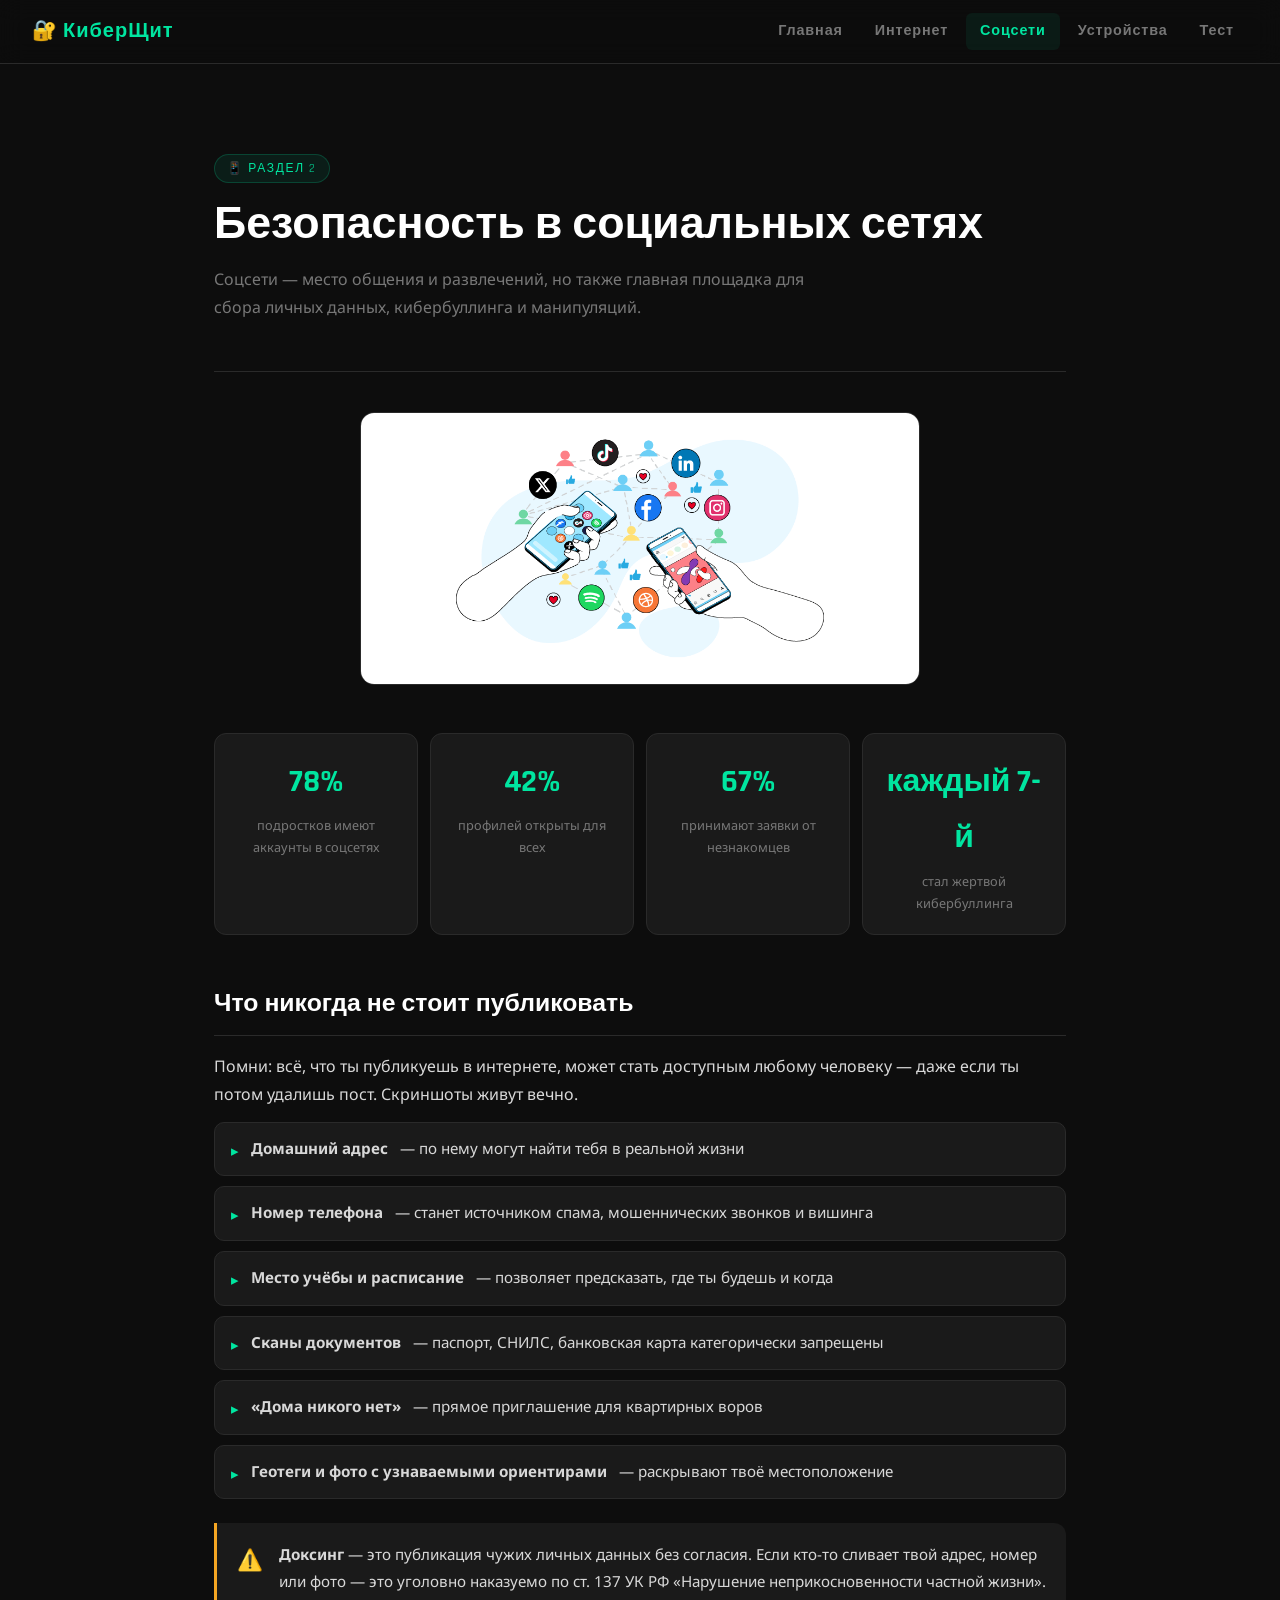
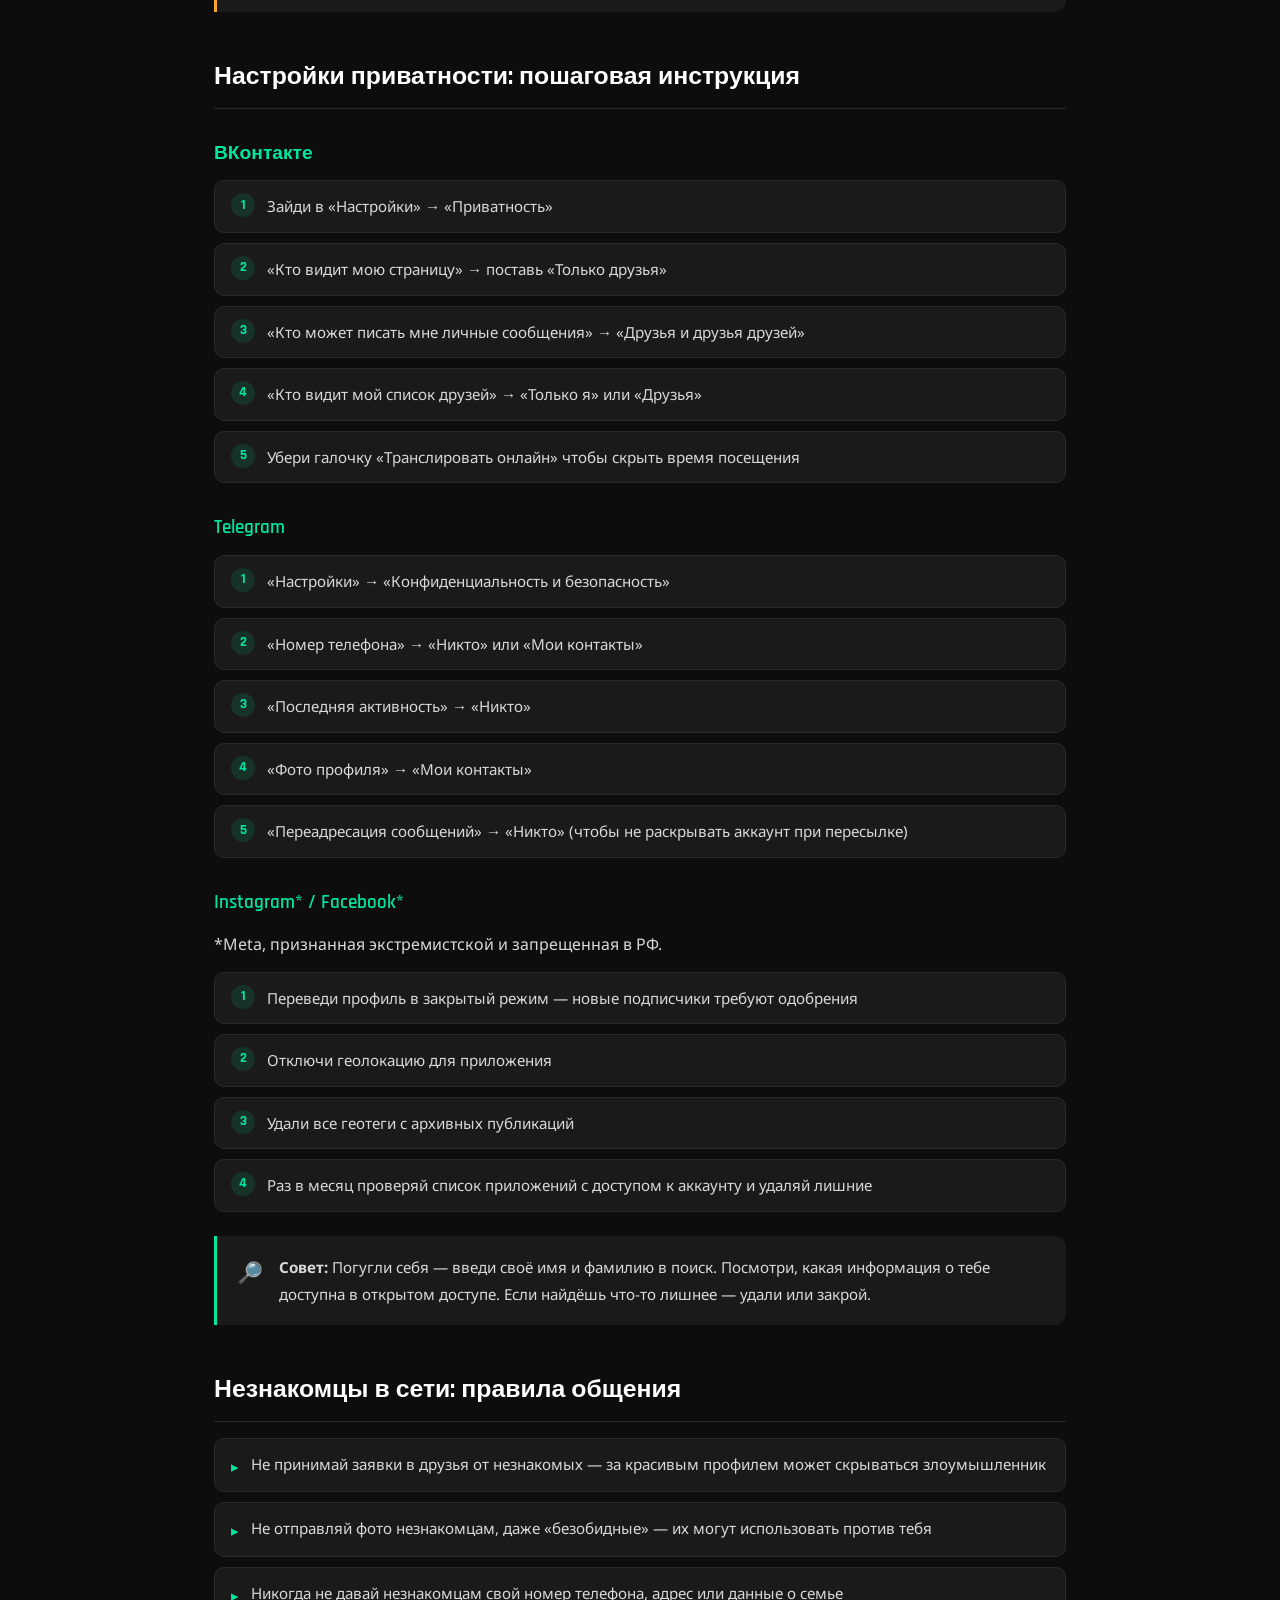
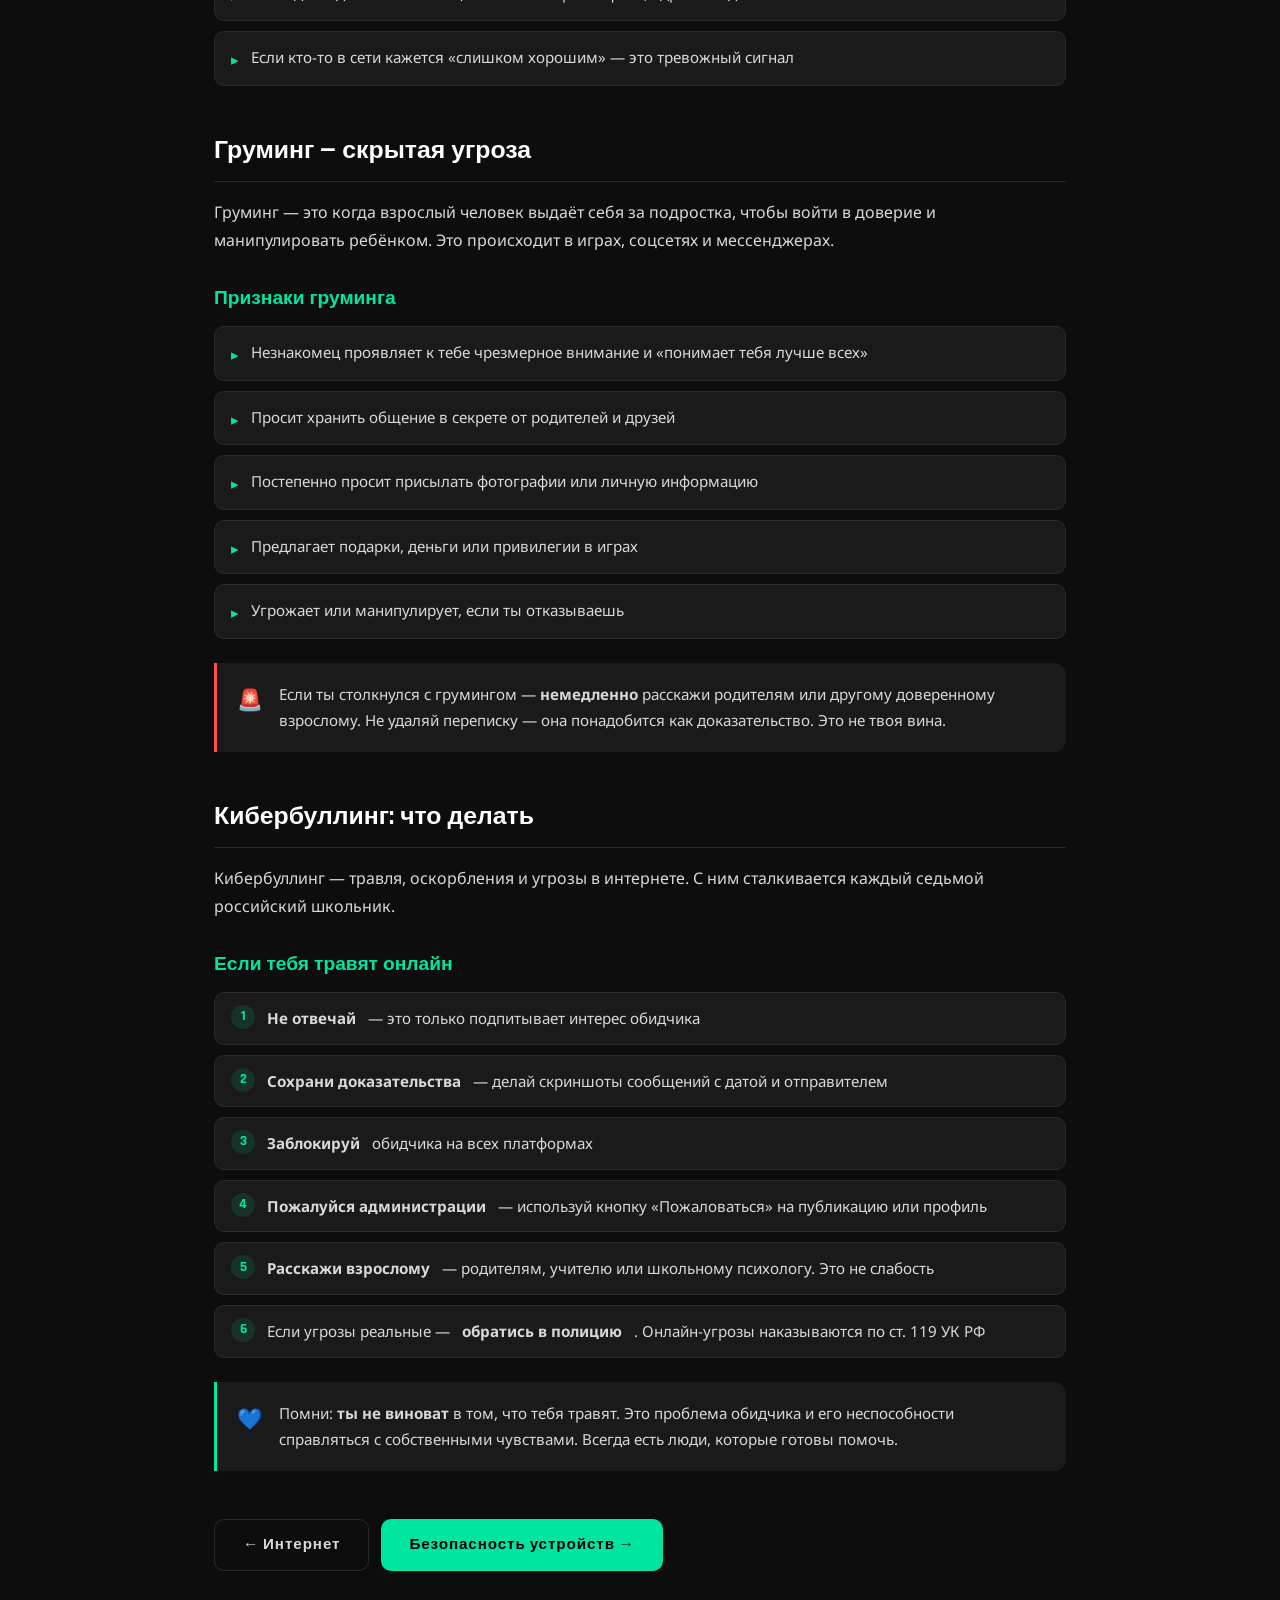
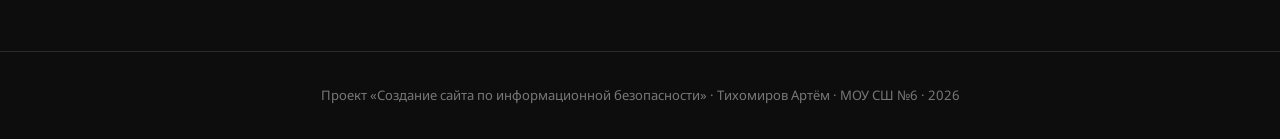
<file: social.html>
<!DOCTYPE html>
<html lang="ru">

<head>
  <meta charset="UTF-8">
  <meta name="viewport" content="width=device-width, initial-scale=1.0">
  <title>Социальные сети — КиберЩит</title>
  <link rel="stylesheet" href="style.css">
</head>

<body>

  <header>
    <a class="logo" href="index.html">🔐 КиберЩит</a>
    <div class="burger" id="burger"><span></span><span></span><span></span></div>
    <nav id="nav">
      <a href="index.html">Главная</a>
      <a href="internet.html">Интернет</a>
      <a href="social.html">Соцсети</a>
      <a href="devices.html">Устройства</a>
      <a href="quiz.html">Тест</a>
    </nav>
  </header>

  <main>

    <div class="page-header">
      <div class="badge">📱 Раздел 2</div>
      <h1>Безопасность в социальных сетях</h1>
      <p>Соцсети — место общения и развлечений, но также главная площадка для сбора личных данных, кибербуллинга и
        манипуляций.</p>
    </div>

    <img src="img/3slide.jpg" alt="Социальные сети" class="section-img">

    <!-- Статистика -->
    <div class="stat-strip">
      <div class="stat-item">
        <div class="stat-num">78%</div>
        <div class="stat-label">подростков имеют аккаунты в соцсетях</div>
      </div>
      <div class="stat-item">
        <div class="stat-num">42%</div>
        <div class="stat-label">профилей открыты для всех</div>
      </div>
      <div class="stat-item">
        <div class="stat-num">67%</div>
        <div class="stat-label">принимают заявки от незнакомцев</div>
      </div>
      <div class="stat-item">
        <div class="stat-num">каждый 7-й</div>
        <div class="stat-label">стал жертвой кибербуллинга</div>
      </div>
    </div>

    <!-- Что не публиковать -->
    <h2>Что никогда не стоит публиковать</h2>
    <p>Помни: всё, что ты публикуешь в интернете, может стать доступным любому человеку — даже если ты потом удалишь
      пост. Скриншоты живут вечно.</p>

    <ul class="content-list">
      <li><strong>Домашний адрес</strong> — по нему могут найти тебя в реальной жизни</li>
      <li><strong>Номер телефона</strong> — станет источником спама, мошеннических звонков и вишинга</li>
      <li><strong>Место учёбы и расписание</strong> — позволяет предсказать, где ты будешь и когда</li>
      <li><strong>Сканы документов</strong> — паспорт, СНИЛС, банковская карта категорически запрещены</li>
      <li><strong>«Дома никого нет»</strong> — прямое приглашение для квартирных воров</li>
      <li><strong>Геотеги и фото с узнаваемыми ориентирами</strong> — раскрывают твоё местоположение</li>
    </ul>

    <div class="callout warn">
      <span class="callout-icon">⚠️</span>
      <p><strong>Доксинг</strong> — это публикация чужих личных данных без согласия. Если кто-то сливает твой адрес,
        номер или фото — это уголовно наказуемо по ст. 137 УК РФ «Нарушение неприкосновенности частной жизни».</p>
    </div>

    <!-- Настройки приватности -->
    <h2>Настройки приватности: пошаговая инструкция</h2>

    <h3>ВКонтакте</h3>
    <ol class="content-list">
      <li>Зайди в «Настройки» → «Приватность»</li>
      <li>«Кто видит мою страницу» → поставь «Только друзья»</li>
      <li>«Кто может писать мне личные сообщения» → «Друзья и друзья друзей»</li>
      <li>«Кто видит мой список друзей» → «Только я» или «Друзья»</li>
      <li>Убери галочку «Транслировать онлайн» чтобы скрыть время посещения</li>
    </ol>

    <h3>Telegram</h3>
    <ol class="content-list">
      <li>«Настройки» → «Конфиденциальность и безопасность»</li>
      <li>«Номер телефона» → «Никто» или «Мои контакты»</li>
      <li>«Последняя активность» → «Никто»</li>
      <li>«Фото профиля» → «Мои контакты»</li>
      <li>«Переадресация сообщений» → «Никто» (чтобы не раскрывать аккаунт при пересылке)</li>
    </ol>

    <h3>Instagram* / Facebook*</h3>
    <p class="small-note">*Meta, признанная экстремистской и запрещенная в РФ.</p>
    <ol class="content-list">
      <li>Переведи профиль в закрытый режим — новые подписчики требуют одобрения</li>
      <li>Отключи геолокацию для приложения</li>
      <li>Удали все геотеги с архивных публикаций</li>
      <li>Раз в месяц проверяй список приложений с доступом к аккаунту и удаляй лишние</li>
    </ol>

    <div class="callout">
      <span class="callout-icon">🔎</span>
      <p><strong>Совет:</strong> Погугли себя — введи своё имя и фамилию в поиск. Посмотри, какая информация о тебе
        доступна в открытом доступе. Если найдёшь что-то лишнее — удали или закрой.</p>
    </div>

    <!-- Незнакомцы -->
    <h2>Незнакомцы в сети: правила общения</h2>

    <ul class="content-list">
      <li>Не принимай заявки в друзья от незнакомых — за красивым профилем может скрываться злоумышленник</li>
      <li>Не отправляй фото незнакомцам, даже «безобидные» — их могут использовать против тебя</li>
      <li>Никогда не давай незнакомцам свой номер телефона, адрес или данные о семье</li>
      <li>Если кто-то в сети кажется «слишком хорошим» — это тревожный сигнал</li>
    </ul>

    <!-- Груминг -->
    <h2>Груминг — скрытая угроза</h2>
    <p>Груминг — это когда взрослый человек выдаёт себя за подростка, чтобы войти в доверие и манипулировать ребёнком.
      Это происходит в играх, соцсетях и мессенджерах.</p>

    <h3>Признаки груминга</h3>
    <ul class="content-list">
      <li>Незнакомец проявляет к тебе чрезмерное внимание и «понимает тебя лучше всех»</li>
      <li>Просит хранить общение в секрете от родителей и друзей</li>
      <li>Постепенно просит присылать фотографии или личную информацию</li>
      <li>Предлагает подарки, деньги или привилегии в играх</li>
      <li>Угрожает или манипулирует, если ты отказываешь</li>
    </ul>

    <div class="callout danger">
      <span class="callout-icon">🚨</span>
      <p>Если ты столкнулся с грумингом — <strong>немедленно</strong> расскажи родителям или другому доверенному
        взрослому. Не удаляй переписку — она понадобится как доказательство. Это не твоя вина.</p>
    </div>

    <!-- Кибербуллинг -->
    <h2>Кибербуллинг: что делать</h2>
    <p>Кибербуллинг — травля, оскорбления и угрозы в интернете. С ним сталкивается каждый седьмой российский школьник.
    </p>

    <h3>Если тебя травят онлайн</h3>
    <ol class="content-list">
      <li><strong>Не отвечай</strong> — это только подпитывает интерес обидчика</li>
      <li><strong>Сохрани доказательства</strong> — делай скриншоты сообщений с датой и отправителем</li>
      <li><strong>Заблокируй</strong> обидчика на всех платформах</li>
      <li><strong>Пожалуйся администрации</strong> — используй кнопку «Пожаловаться» на публикацию или профиль</li>
      <li><strong>Расскажи взрослому</strong> — родителям, учителю или школьному психологу. Это не слабость</li>
      <li>Если угрозы реальные — <strong>обратись в полицию</strong>. Онлайн-угрозы наказываются по ст. 119 УК РФ</li>
    </ol>

    <div class="callout">
      <span class="callout-icon">💙</span>
      <p>Помни: <strong>ты не виноват</strong> в том, что тебя травят. Это проблема обидчика и его неспособности
        справляться с собственными чувствами. Всегда есть люди, которые готовы помочь.</p>
    </div>

    <!-- Навигация -->
    <div style="display:flex; gap:12px; flex-wrap:wrap; margin-top:48px;">
      <a href="internet.html" class="btn btn-outline">← Интернет</a>
      <a href="devices.html" class="btn btn-primary">Безопасность устройств →</a>
    </div>

  </main>

  <footer>
    Проект «Создание сайта по информационной безопасности» · Тихомиров Артём · МОУ СШ №6 · 2026
  </footer>

  <script src="script.js"></script>
</body>

</html>
</file>
<file: style.css>
@import url('https://fonts.googleapis.com/css2?family=Rajdhani:wght@400;600;700&family=Noto+Sans:wght@300;400;500&display=swap');

:root {
  --bg:       #0d0d0d;
  --surface:  #151515;
  --card:     #1a1a1a;
  --border:   #2a2a2a;
  --text:     #d8d8d8;
  --muted:    #777;
  --accent:   #00e5a0;
  --accent2:  #00b37a;
  --danger:   #ff4f4f;
  --warn:     #f5a623;
  --head-h:   64px;
}

*, *::before, *::after { box-sizing: border-box; margin: 0; padding: 0; }

html { scroll-behavior: smooth; }

body {
  font-family: 'Noto Sans', sans-serif;
  background: var(--bg);
  color: var(--text);
  font-size: 16px;
  line-height: 1.75;
  min-height: 100vh;
}

/* ── ШАПКА ── */
header {
  position: fixed;
  top: 0; left: 0; right: 0;
  height: var(--head-h);
  background: rgba(13,13,13,.92);
  backdrop-filter: blur(12px);
  border-bottom: 1px solid var(--border);
  display: flex;
  align-items: center;
  justify-content: space-between;
  padding: 0 32px;
  z-index: 999;
}

.logo {
  font-family: 'Rajdhani', sans-serif;
  font-size: 1.25rem;
  font-weight: 700;
  color: var(--accent);
  text-decoration: none;
  letter-spacing: .05em;
  white-space: nowrap;
}

nav { display: flex; gap: 4px; align-items: center; }

nav a {
  font-family: 'Rajdhani', sans-serif;
  font-weight: 600;
  font-size: .9rem;
  letter-spacing: .06em;
  color: var(--muted);
  text-decoration: none;
  padding: 6px 14px;
  border-radius: 6px;
  transition: color .2s, background .2s;
}
nav a:hover, nav a.active {
  color: var(--accent);
  background: rgba(0,229,160,.07);
}

.burger { display: none; flex-direction: column; gap: 5px; cursor: pointer; padding: 4px; }
.burger span { display: block; width: 24px; height: 2px; background: var(--text); border-radius: 2px; transition: .3s; }
.burger.open span:nth-child(1) { transform: rotate(45deg) translate(5px,5px); }
.burger.open span:nth-child(2) { opacity: 0; }
.burger.open span:nth-child(3) { transform: rotate(-45deg) translate(5px,-5px); }

/* ── ОСНОВНОЙ КОНТЕНТ ── */
main {
  padding-top: calc(var(--head-h) + 40px);
  max-width: 900px;
  margin: 0 auto;
  padding-left: 24px;
  padding-right: 24px;
  padding-bottom: 80px;
}

/* ── HERO ── */
.hero {
  text-align: center;
  padding: 80px 0 60px;
}
.hero-badge {
  display: inline-block;
  font-family: 'Rajdhani', sans-serif;
  font-size: .78rem;
  letter-spacing: .15em;
  text-transform: uppercase;
  color: var(--accent);
  border: 1px solid rgba(0,229,160,.3);
  padding: 4px 14px;
  border-radius: 999px;
  margin-bottom: 24px;
}
.hero h1 {
  font-family: 'Rajdhani', sans-serif;
  font-size: clamp(2rem, 5vw, 3.4rem);
  font-weight: 700;
  color: #fff;
  line-height: 1.15;
  margin-bottom: 20px;
}
.hero h1 span { color: var(--accent); }
.hero p {
  font-size: 1.05rem;
  color: var(--muted);
  max-width: 600px;
  margin: 0 auto 36px;
}
.hero-img {
  width: 100%;
  max-width: 560px;
  border-radius: 16px;
  border: 1px solid var(--border);
  margin: 0 auto 40px;
  display: block;
  object-fit: cover;
}

/* ── КАРТОЧКИ НАВИГАЦИИ ── */
.nav-cards {
  display: grid;
  grid-template-columns: repeat(auto-fit, minmax(200px, 1fr));
  gap: 16px;
  margin-top: 20px;
}
.nav-card {
  display: flex;
  flex-direction: column;
  gap: 10px;
  background: var(--card);
  border: 1px solid var(--border);
  border-radius: 14px;
  padding: 24px 20px;
  text-decoration: none;
  color: var(--text);
  transition: border-color .25s, transform .25s, background .25s;
}
.nav-card:hover {
  border-color: var(--accent);
  background: rgba(0,229,160,.04);
  transform: translateY(-3px);
}
.nav-card-icon { font-size: 2rem; }
.nav-card-title {
  font-family: 'Rajdhani', sans-serif;
  font-size: 1.1rem;
  font-weight: 700;
  color: #fff;
}
.nav-card-desc { font-size: .85rem; color: var(--muted); }

/* ── STAT STRIP ── */
.stat-strip {
  display: grid;
  grid-template-columns: repeat(auto-fit, minmax(140px, 1fr));
  gap: 12px;
  margin: 48px 0;
}
.stat-item {
  background: var(--card);
  border: 1px solid var(--border);
  border-radius: 12px;
  padding: 20px 16px;
  text-align: center;
}
.stat-num {
  font-family: 'Rajdhani', sans-serif;
  font-size: 2rem;
  font-weight: 700;
  color: var(--accent);
}
.stat-label { font-size: .8rem; color: var(--muted); margin-top: 4px; }

/* ── ЗАГОЛОВКИ СТРАНИЦ ── */
.page-header {
  padding: 48px 0 36px;
  border-bottom: 1px solid var(--border);
  margin-bottom: 40px;
}
.page-header .badge {
  display: inline-block;
  font-family: 'Rajdhani', sans-serif;
  font-size: .75rem;
  letter-spacing: .14em;
  text-transform: uppercase;
  color: var(--accent);
  background: rgba(0,229,160,.08);
  border: 1px solid rgba(0,229,160,.2);
  padding: 3px 12px;
  border-radius: 999px;
  margin-bottom: 16px;
}
.page-header h1 {
  font-family: 'Rajdhani', sans-serif;
  font-size: clamp(1.8rem, 4vw, 2.8rem);
  font-weight: 700;
  color: #fff;
  line-height: 1.2;
  margin-bottom: 12px;
}
.page-header p { color: var(--muted); max-width: 640px; }

.section-img {
  width: 100%;
  max-width: 560px;
  border-radius: 14px;
  border: 1px solid var(--border);
  display: block;
  margin: 0 auto 40px;
}

/* ── ТИПОГРАФИЯ КОНТЕНТА ── */
h2 {
  font-family: 'Rajdhani', sans-serif;
  font-size: 1.55rem;
  font-weight: 700;
  color: #fff;
  margin: 44px 0 16px;
  padding-bottom: 8px;
  border-bottom: 1px solid var(--border);
}
h3 {
  font-family: 'Rajdhani', sans-serif;
  font-size: 1.2rem;
  font-weight: 600;
  color: var(--accent);
  margin: 28px 0 10px;
}
p { margin-bottom: 14px; color: var(--text); }

/* ── СПИСКИ ── */
ul.content-list, ol.content-list {
  padding-left: 0;
  list-style: none;
  margin: 0 0 20px;
  display: flex;
  flex-direction: column;
  gap: 10px;
}
ul.content-list li, ol.content-list li {
  display: flex;
  gap: 12px;
  align-items: flex-start;
  padding: 12px 16px;
  background: var(--card);
  border: 1px solid var(--border);
  border-radius: 10px;
  font-size: .95rem;
  counter-increment: list-counter;
}
ol.content-list { counter-reset: list-counter; }
ul.content-list li::before {
  content: '▸';
  color: var(--accent);
  flex-shrink: 0;
  margin-top: 2px;
}
ol.content-list li::before {
  content: counter(list-counter);
  min-width: 24px;
  height: 24px;
  background: rgba(0,229,160,.12);
  border-radius: 50%;
  display: flex;
  align-items: center;
  justify-content: center;
  font-family: 'Rajdhani', sans-serif;
  font-weight: 700;
  font-size: .85rem;
  color: var(--accent);
  flex-shrink: 0;
}

/* ── КАРТОЧКИ УГРОЗ ── */
.threat-grid {
  display: grid;
  grid-template-columns: repeat(auto-fit, minmax(240px, 1fr));
  gap: 14px;
  margin: 20px 0;
}
.threat-card {
  background: var(--card);
  border: 1px solid var(--border);
  border-radius: 12px;
  padding: 20px;
}
.threat-card h4 {
  font-family: 'Rajdhani', sans-serif;
  font-size: 1.05rem;
  font-weight: 700;
  color: #fff;
  margin-bottom: 6px;
}
.threat-card p { font-size: .88rem; color: var(--muted); margin: 0; }
.threat-card .tag {
  display: inline-block;
  font-size: .72rem;
  font-family: 'Rajdhani', sans-serif;
  letter-spacing: .1em;
  text-transform: uppercase;
  padding: 2px 10px;
  border-radius: 999px;
  margin-bottom: 10px;
}
.tag-danger { background: rgba(255,79,79,.12); color: var(--danger); border: 1px solid rgba(255,79,79,.2); }
.tag-warn   { background: rgba(245,166,35,.12); color: var(--warn);   border: 1px solid rgba(245,166,35,.2); }
.tag-info   { background: rgba(0,229,160,.10);  color: var(--accent); border: 1px solid rgba(0,229,160,.2); }

/* ── CALLOUT БЛОКИ ── */
.callout {
  display: flex;
  gap: 16px;
  align-items: flex-start;
  background: var(--card);
  border-left: 3px solid var(--accent);
  border-radius: 0 12px 12px 0;
  padding: 18px 20px;
  margin: 24px 0;
}
.callout.warn { border-left-color: var(--warn); }
.callout.danger { border-left-color: var(--danger); }
.callout-icon { font-size: 1.3rem; flex-shrink: 0; }
.callout p { margin: 0; font-size: .95rem; }

/* ── ТАБЛИЦА ── */
.table-wrap { overflow-x: auto; margin: 20px 0; border-radius: 12px; border: 1px solid var(--border); }
table { width: 100%; border-collapse: collapse; font-size: .9rem; }
th {
  background: var(--card);
  color: var(--accent);
  font-family: 'Rajdhani', sans-serif;
  font-weight: 700;
  letter-spacing: .06em;
  padding: 12px 16px;
  text-align: left;
  border-bottom: 1px solid var(--border);
}
td { padding: 11px 16px; border-bottom: 1px solid var(--border); color: var(--text); vertical-align: top; }
tr:last-child td { border-bottom: none; }
tr:hover td { background: rgba(255,255,255,.02); }

/* ── КНОПКИ ── */
.btn {
  display: inline-flex;
  align-items: center;
  gap: 8px;
  font-family: 'Rajdhani', sans-serif;
  font-weight: 700;
  font-size: .95rem;
  letter-spacing: .06em;
  text-decoration: none;
  padding: 12px 28px;
  border-radius: 10px;
  transition: .25s;
  cursor: pointer;
  border: none;
}
.btn-primary { background: var(--accent); color: #000; }
.btn-primary:hover { background: var(--accent2); transform: translateY(-2px); }
.btn-outline { background: transparent; border: 1px solid var(--border); color: var(--text); }
.btn-outline:hover { border-color: var(--accent); color: var(--accent); }

/* ── ТЕСТ ── */
.quiz-wrap {
  margin-top: 80px;
  border-top: 1px solid var(--border);
  padding-top: 48px;
}
.quiz-wrap > h2 {
  border: none;
  font-size: 2rem;
  margin-bottom: 8px;
}
.quiz-wrap > p { color: var(--muted); margin-bottom: 32px; }

.quiz-question {
  background: var(--card);
  border: 1px solid var(--border);
  border-radius: 14px;
  padding: 24px;
  margin-bottom: 20px;
  transition: border-color .2s;
}
.quiz-question.answered { border-color: var(--border); }
.q-num {
  font-family: 'Rajdhani', sans-serif;
  font-size: .78rem;
  letter-spacing: .12em;
  text-transform: uppercase;
  color: var(--muted);
  margin-bottom: 10px;
}
.q-text {
  font-family: 'Rajdhani', sans-serif;
  font-size: 1.15rem;
  font-weight: 600;
  color: #fff;
  margin-bottom: 18px;
}
.q-options { display: flex; flex-direction: column; gap: 10px; }
.q-option {
  display: flex;
  align-items: center;
  gap: 12px;
  padding: 12px 16px;
  background: var(--surface);
  border: 1px solid var(--border);
  border-radius: 10px;
  cursor: pointer;
  font-size: .93rem;
  transition: background .2s, border-color .2s;
  user-select: none;
}
.q-option:hover { border-color: var(--accent); background: rgba(0,229,160,.04); }
.q-option.correct { border-color: var(--accent); background: rgba(0,229,160,.08); color: var(--accent); }
.q-option.wrong   { border-color: var(--danger); background: rgba(255,79,79,.08); color: var(--danger); }
.q-option.show-correct { border-color: var(--accent); background: rgba(0,229,160,.05); }

.q-dot {
  width: 18px; height: 18px;
  border-radius: 50%;
  border: 2px solid var(--border);
  flex-shrink: 0;
  transition: .2s;
}
.q-option.correct .q-dot { background: var(--accent); border-color: var(--accent); }
.q-option.wrong   .q-dot { background: var(--danger); border-color: var(--danger); }
.q-option.show-correct .q-dot { background: rgba(0,229,160,.3); border-color: var(--accent); }

.q-explain {
  margin-top: 14px;
  font-size: .88rem;
  color: var(--muted);
  padding: 12px 16px;
  background: rgba(0,229,160,.04);
  border-radius: 8px;
  display: none;
}
.q-explain.show { display: block; }

.quiz-result {
  margin-top: 32px;
  background: var(--card);
  border: 1px solid var(--border);
  border-radius: 16px;
  padding: 36px;
  text-align: center;
  display: none;
}
.quiz-result.show { display: block; }
.result-score {
  font-family: 'Rajdhani', sans-serif;
  font-size: 4rem;
  font-weight: 700;
  color: var(--accent);
  line-height: 1;
}
.result-label {
  font-family: 'Rajdhani', sans-serif;
  font-size: 1.5rem;
  color: #fff;
  margin: 12px 0 8px;
}
.result-desc { color: var(--muted); font-size: .95rem; max-width: 480px; margin: 0 auto 24px; }

/* ── ПОДВАЛ ── */
footer {
  text-align: center;
  padding: 32px;
  font-size: .82rem;
  color: var(--muted);
  border-top: 1px solid var(--border);
}

/* ── АДАПТИВ ── */
@media (max-width: 768px) {
  header { padding: 0 20px; }
  .burger { display: flex; }
  nav {
    display: none;
    position: absolute;
    top: var(--head-h);
    left: 0; right: 0;
    background: rgba(13,13,13,.97);
    border-bottom: 1px solid var(--border);
    flex-direction: column;
    padding: 16px;
    gap: 4px;
  }
  nav.open { display: flex; }
  nav a { padding: 10px 16px; }
  main { padding-left: 16px; padding-right: 16px; }
  .hero { padding: 40px 0 32px; }
  .stat-strip { grid-template-columns: repeat(2, 1fr); }
}
</file>
